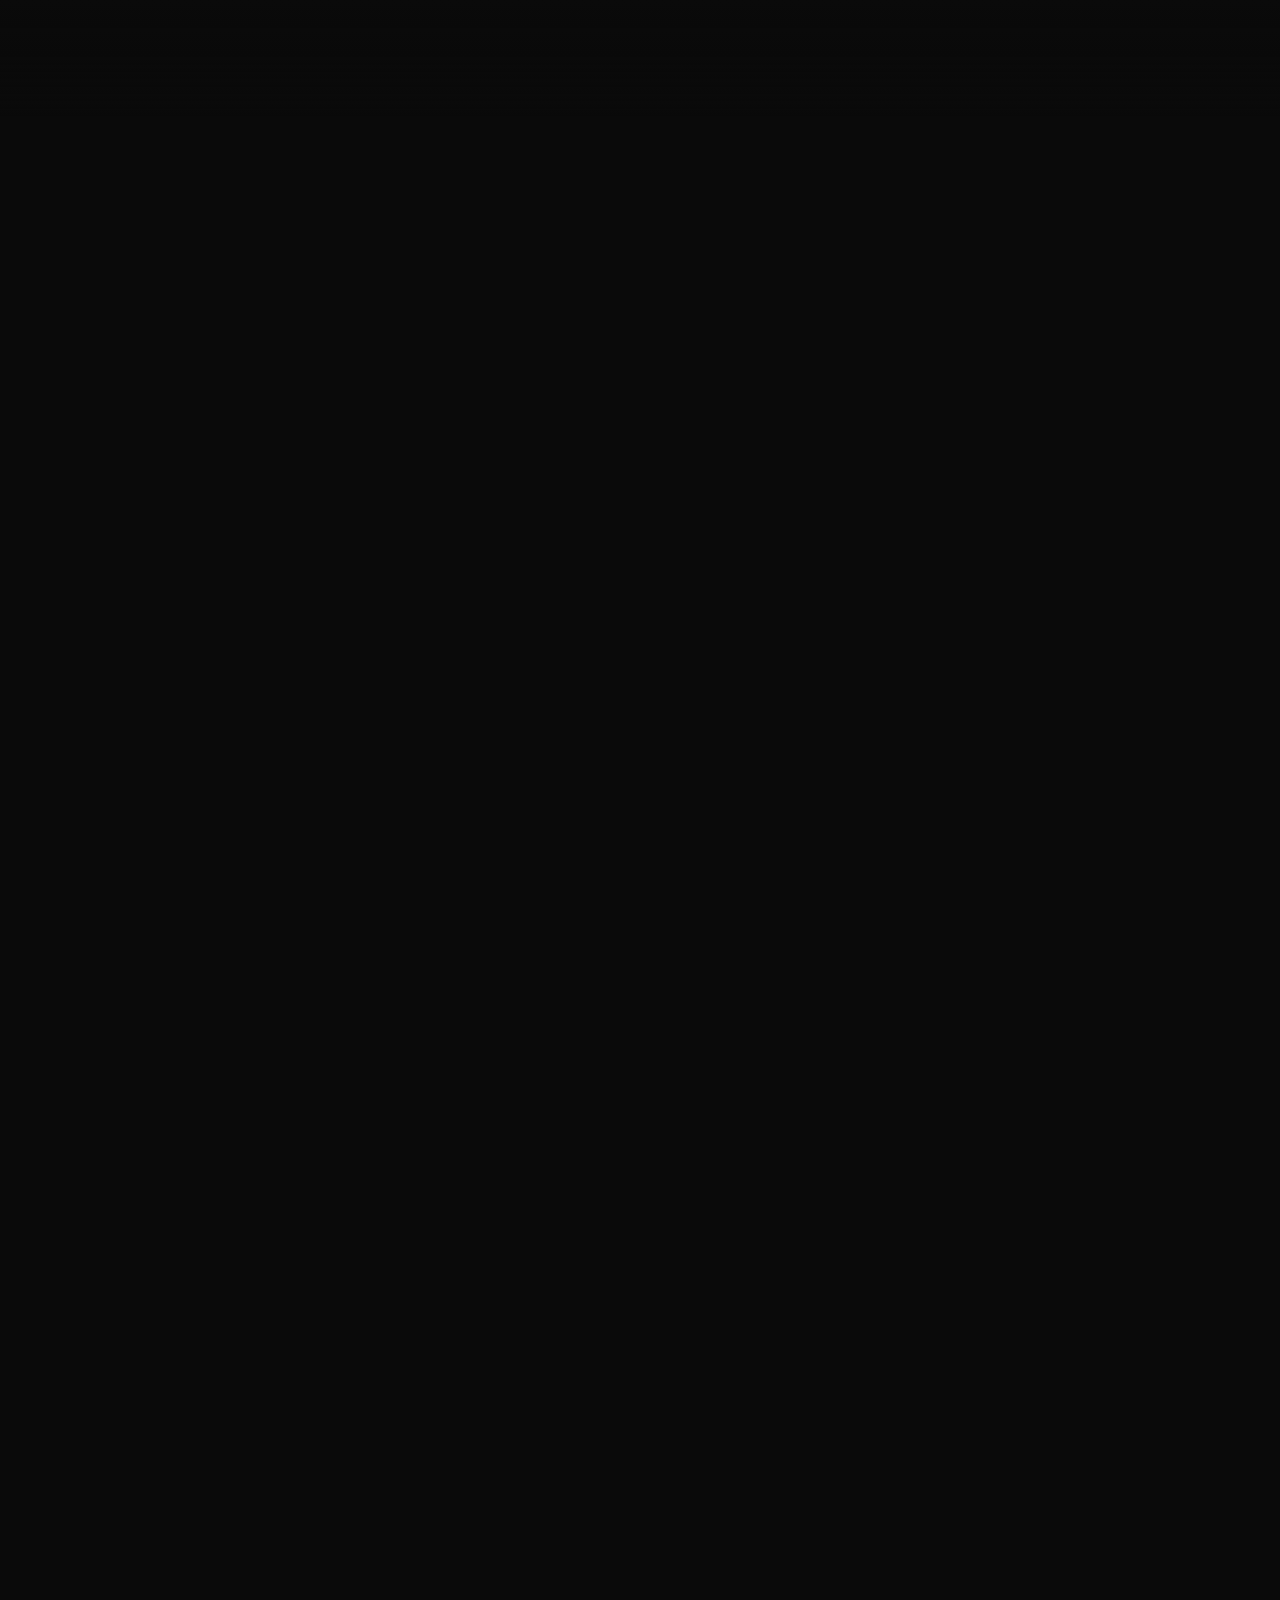
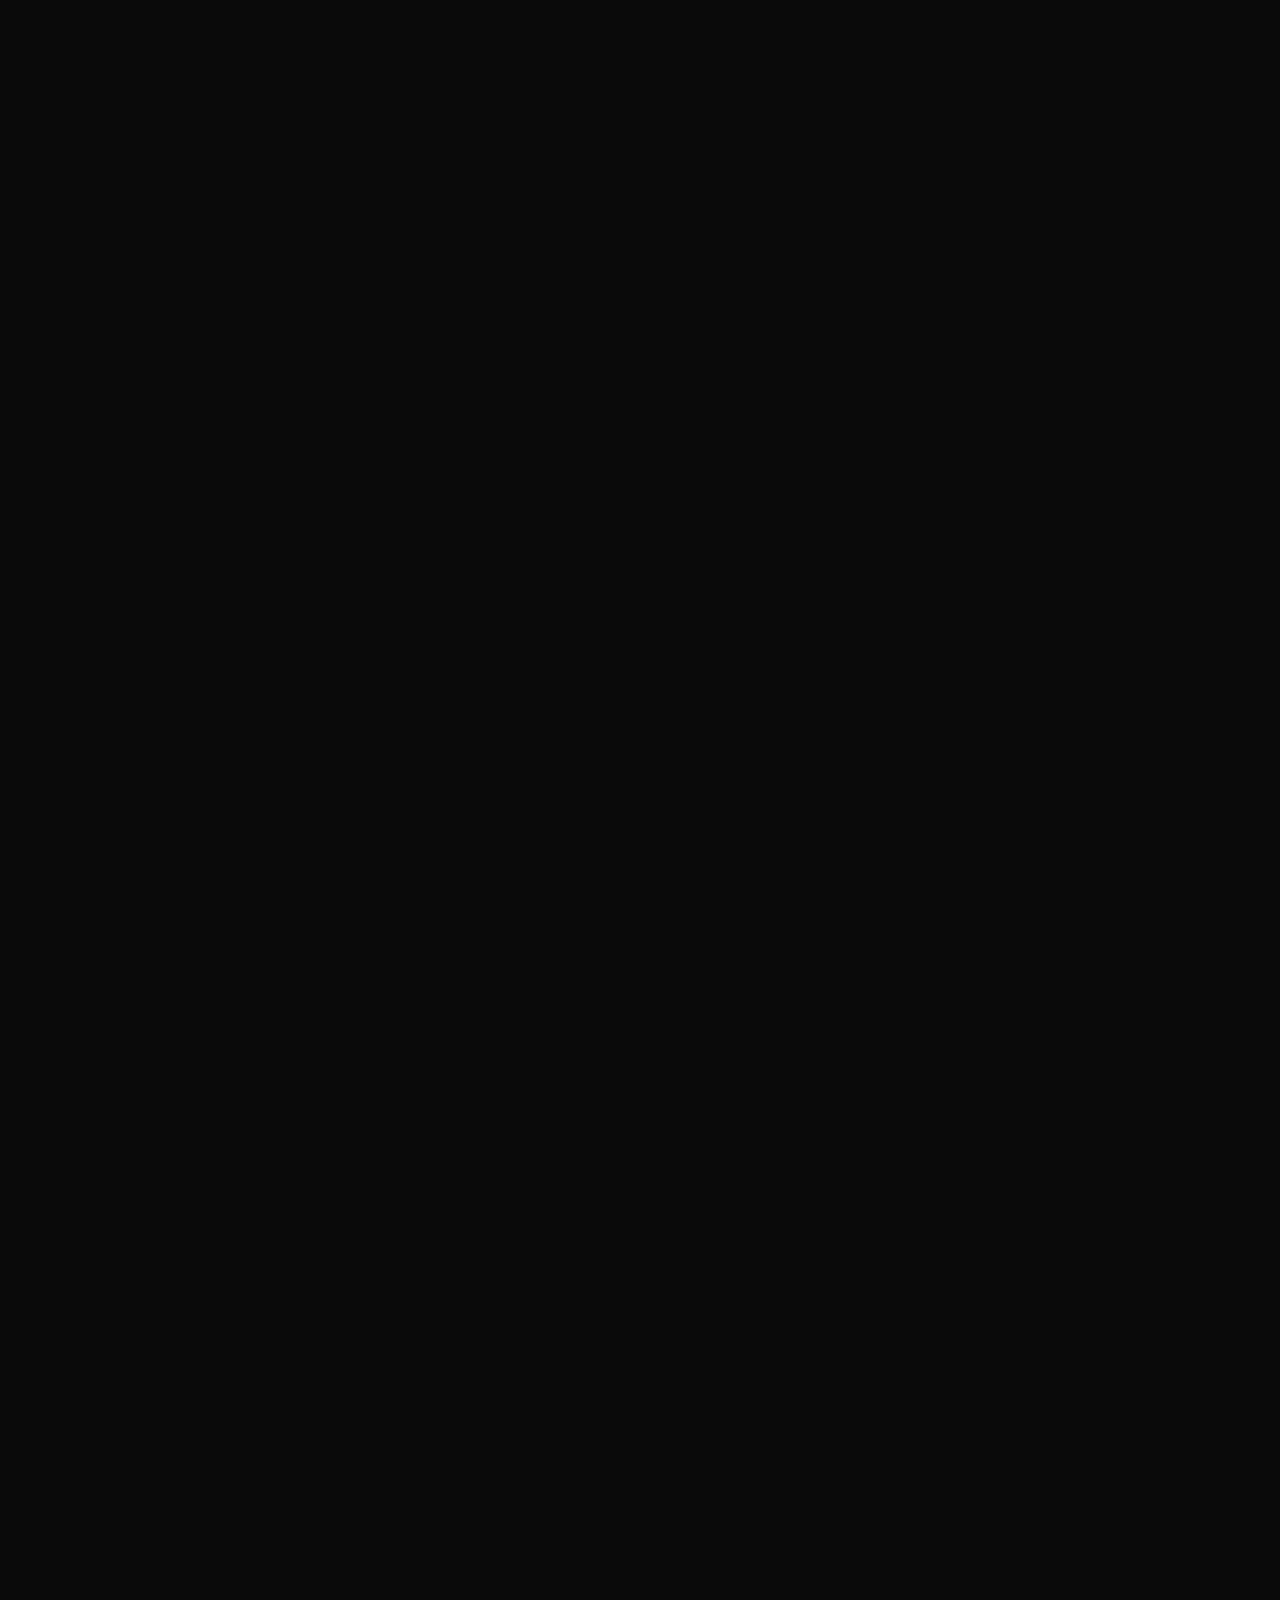
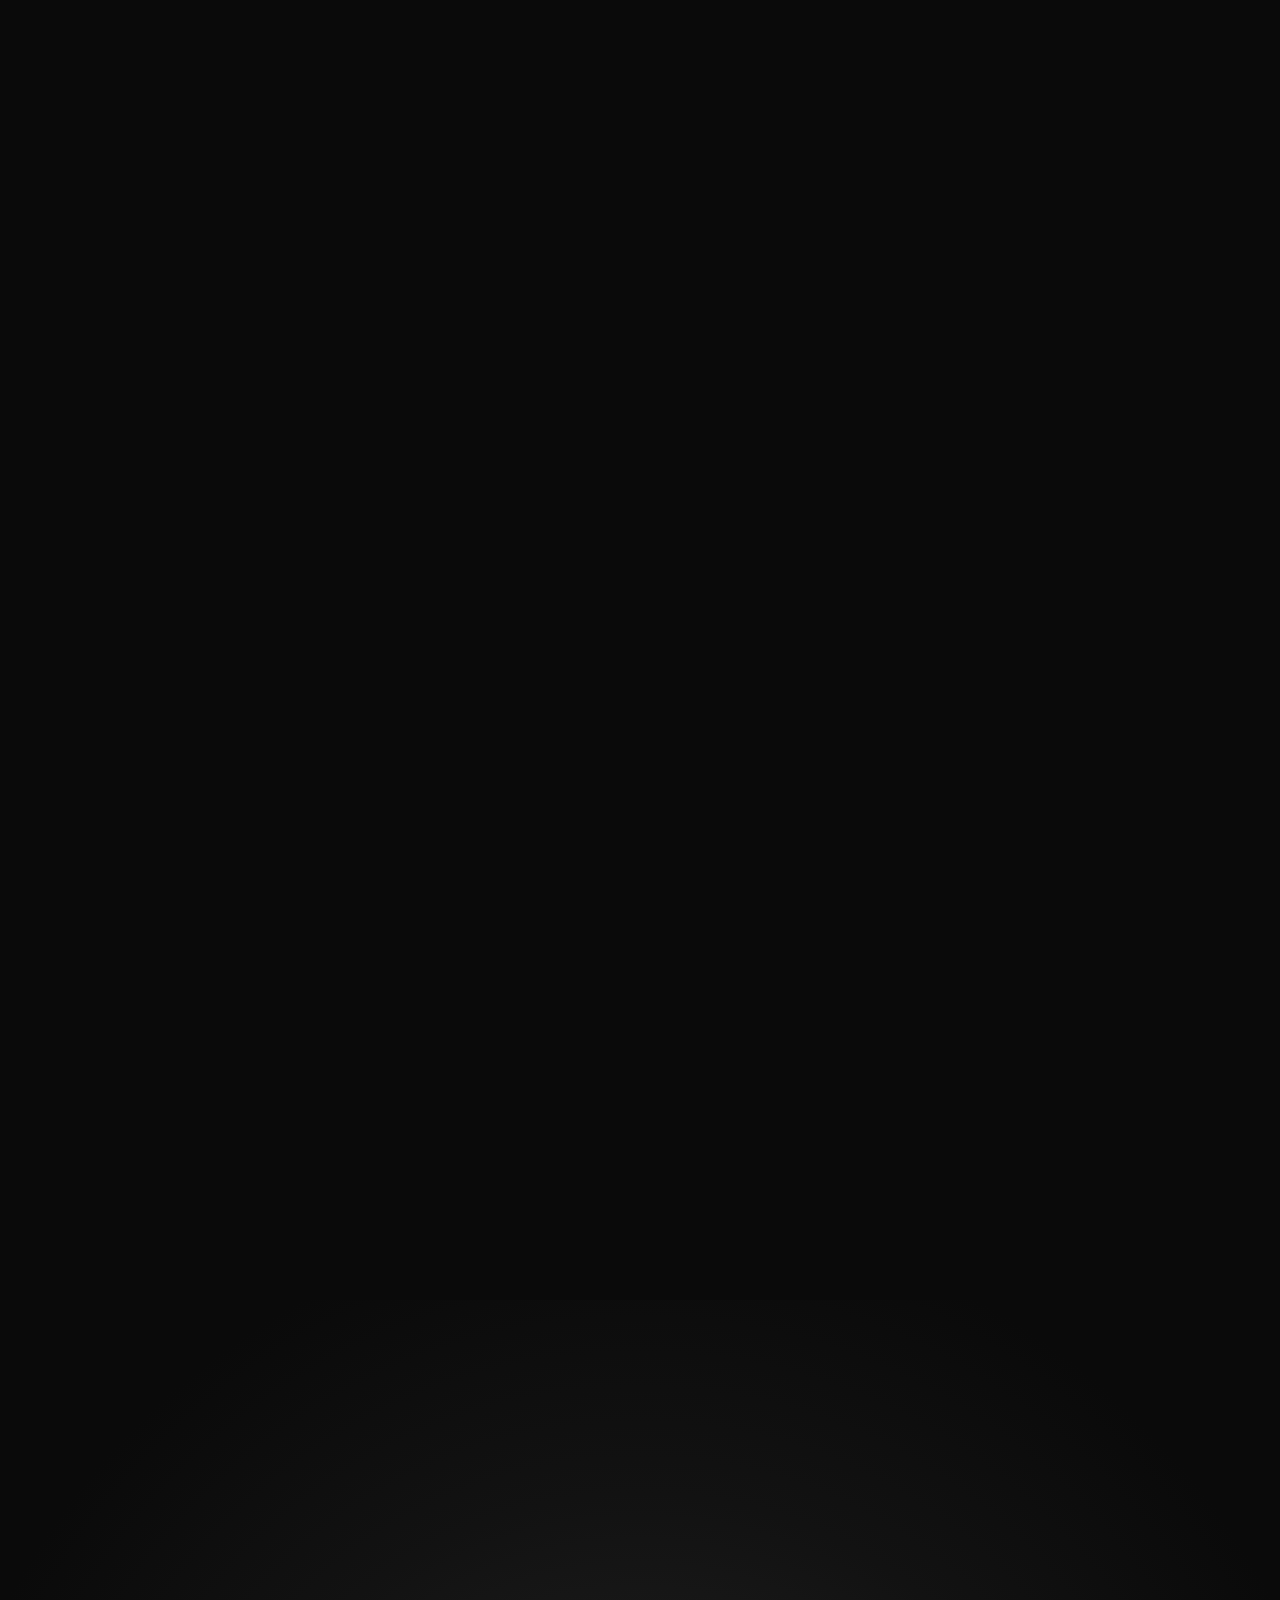
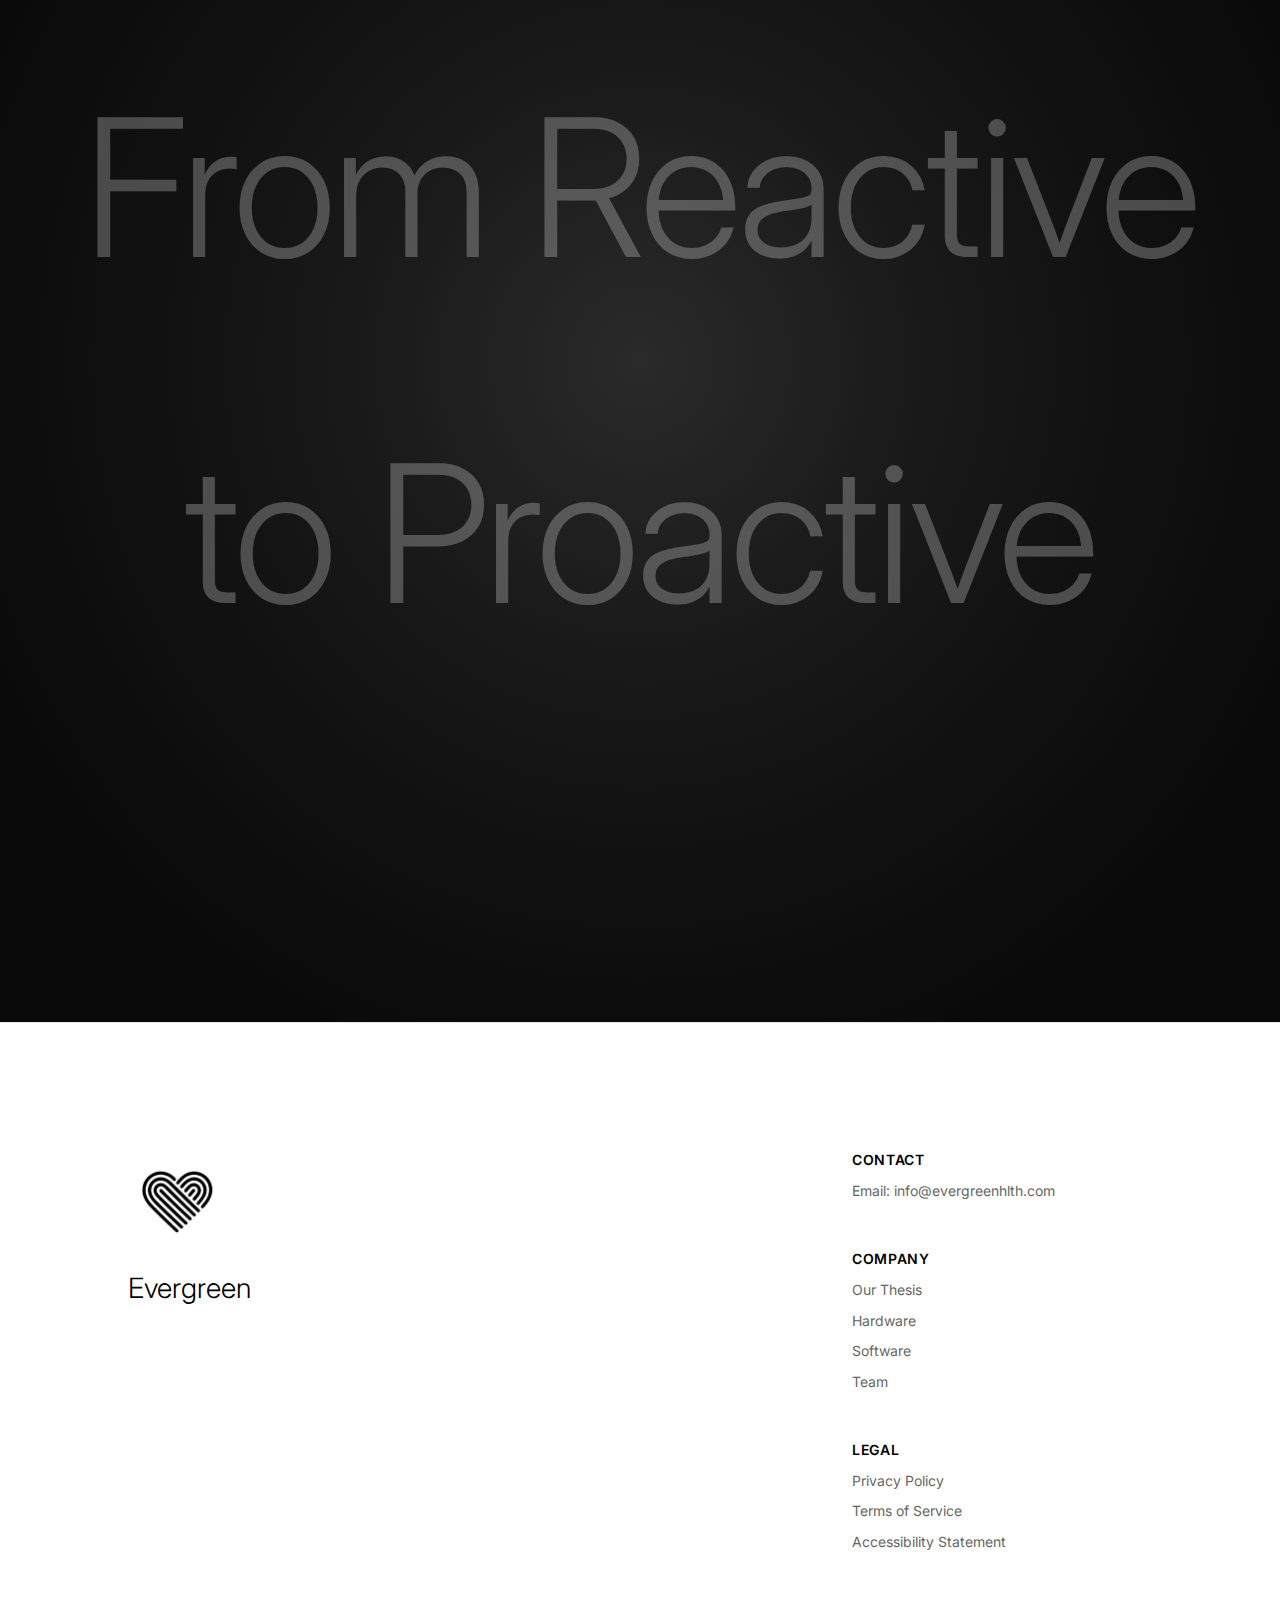
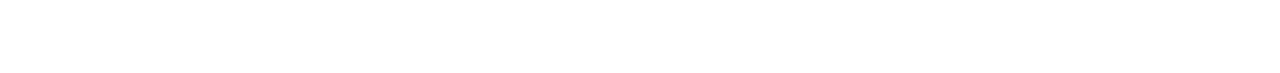
<file: index.html>
<!DOCTYPE html>
<html lang="en">
<head>
    <meta charset="UTF-8">
    <meta name="viewport" content="width=device-width, initial-scale=1.0">
    <meta name="description" content="Evergreen Health - Beyond Healthcare">
    <title>Evergreen Health - Beyond Healthcare</title>
    <link rel="preconnect" href="https://fonts.googleapis.com">
    <link rel="preconnect" href="https://fonts.gstatic.com" crossorigin>
    <link href="https://fonts.googleapis.com/css2?family=Inter:wght@300;400;500;600;700&display=swap" rel="stylesheet">
    <link rel="stylesheet" href="style.css">
    
    <!-- Favicons -->
    <link rel="icon" type="image/x-icon" href="favicon.ico">
    <link rel="icon" type="image/png" sizes="32x32" href="favicon-32x32.png">
    <link rel="icon" type="image/png" sizes="16x16" href="favicon-16x16.png">
    <link rel="apple-touch-icon" href="logo_mark_black.png">
</head>
<body>
    <header>
        <a href="#hero" class="logo-link">
            <img src="logo_mark_black.png" alt="Evergreen Health" class="logo">
        </a>
        <nav class="main-nav">
            <a href="#thesis" class="nav-link">Thesis</a>
            <a href="#hardware" class="nav-link">Hardware</a>
            <a href="#software" class="nav-link">Software</a>
            <a href="#team" class="nav-link">Team</a>
        </nav>
        <div class="header-right">
            <div class="contact"><a href="mailto:info@evergreenhlth.com">info@evergreenhlth.com</a></div>
            <button id="themeToggle" class="theme-toggle" aria-label="Toggle theme">
                <svg class="sun-icon" width="20" height="20" viewBox="0 0 24 24" fill="none" stroke="currentColor" stroke-width="2">
                    <circle cx="12" cy="12" r="5"/>
                    <line x1="12" y1="1" x2="12" y2="3"/>
                    <line x1="12" y1="21" x2="12" y2="23"/>
                    <line x1="4.22" y1="4.22" x2="5.64" y2="5.64"/>
                    <line x1="18.36" y1="18.36" x2="19.78" y2="19.78"/>
                    <line x1="1" y1="12" x2="3" y2="12"/>
                    <line x1="21" y1="12" x2="23" y2="12"/>
                    <line x1="4.22" y1="19.78" x2="5.64" y2="18.36"/>
                    <line x1="18.36" y1="5.64" x2="19.78" y2="4.22"/>
                </svg>
                <svg class="moon-icon" width="20" height="20" viewBox="0 0 24 24" fill="none" stroke="currentColor" stroke-width="2">
                    <path d="M21 12.79A9 9 0 1 1 11.21 3 7 7 0 0 0 21 12.79z"/>
                </svg>
            </button>
        </div>
    </header>

    <!-- Side Navigation Dots -->
    <nav class="side-nav" id="sideNav">
        <a href="#thesis" class="side-nav-dot" data-section="thesis" aria-label="Go to Thesis">
            <span class="dot"></span>
            <span class="label">Thesis</span>
        </a>
        <a href="#hardware" class="side-nav-dot" data-section="hardware" aria-label="Go to Hardware">
            <span class="dot"></span>
            <span class="label">Hardware</span>
        </a>
        <a href="#software" class="side-nav-dot" data-section="software" aria-label="Go to Software">
            <span class="dot"></span>
            <span class="label">Software</span>
        </a>
        <a href="#team" class="side-nav-dot" data-section="team" aria-label="Go to Team">
            <span class="dot"></span>
            <span class="label">Team</span>
        </a>
    </nav>

    <!-- Hero Section -->
    <main class="main-container snap-section" id="hero">
        <div class="arm-container">
            <div class="arm-wrapper">
                <img src="website_hand.png" alt="Pointing hand" class="arm-image">
            </div>
        </div>
        <div class="mist-overlay"></div>
        <div class="left-content scroll-text">
            <div class="label-text">Evergreen Health</div>
            <div class="main-text">Beyond Healthcare</div>
            <div class="label-text">Live 100 healthy years</div>
        </div>
        <div class="right-content scroll-text">
            <div class="mission-label">Our Mission Is To:</div>
            <div class="mission-rotator" id="missionRotator">
                <div class="mission-item active">Save 30M lives each year</div>
            </div>
        </div>
    </main>

    <!-- Thesis Section -->
    <section id="thesis" class="content-section snap-section">
        <div class="section-container">
            <div class="section-header">
                <span class="section-prefix">OUR</span>
                <h2 class="section-title">Thesis</h2>
            </div>
            <div class="section-content">
                <p><strong>Everyone can live 100 healthy, happy years...</strong></p>
                
                <p>Not through better pills or smarter surgeries, but by fundamentally rethinking how and when disease is detected.</p>
                
                <p><strong>The root cause of most disease is chronic inflammation.</strong> Chronic Inflammation is a vicious cycle that begins as a symptom, then turns into the primary driver of more than 200 diseases. It causes more than 30 million deaths globally each year and affects 2-3 billion people worldwide. It's the common thread connecting autoimmune disease, heart attacks, Alzheimer's, depression, diabetes, and cancer.</p>
                
                <p><strong>By monitoring inflammation, we offer true preventative healthcare.</strong> Our platform delivers lab-grade results from a small blood sample (10μL) in under 10 minutes, for under $10. It requires a simple fingerstick, with no prep or training needed so that anyone can do it. When blood testing is this fast and affordable it changes everything; you can do it weekly or daily, from your home, instead of once a year.</p>
                
                <p><strong>Frequent testing unlocks the true potential of AI in healthcare.</strong> You can't train predictive models or establish personal baselines with one or two tests per year; you need weekly or daily data. As we collect thousands of data points across millions of users, our AI learns to predict flares, optimize interventions, and spot patterns invisible to human clinicians. Every test makes the platform smarter. Every user generates insights that benefit the product and other users.</p>
                
                <p>We're not just making testing faster and cheaper: we're creating the data infrastructure that shifts healthcare from reactive legacy systems to proactive and personalized care.</p>
                
                <p><strong>This is the moment when proactive healthcare replaces legacy systems.</strong></p>
            </div>
        </div>
    </section>

    <!-- Hardware Section -->
    <section id="hardware" class="content-section snap-section">
        <div class="section-container">
            <div class="section-header">
                <span class="section-prefix">TECHNOLOGY</span>
                <h2 class="section-title">Hardware</h2>
            </div>
            <div class="section-content">
                <p>We miniaturized a laboratory grade immunoassay onto a silicon photonic chip roughly the size of a fingernail. By collapsing the optics, fluidics, and detection into a solid-state format, we've achieved sensitivity that previously required expensive lab equipment, but without the bulky lasers, mechanical parts, or complex calibration. The platform works with microliter-scale samples, needs no specialized handling, and can test virtually any biomarker using standard immunoassay chemistry. It's essentially ELISA on a chip, manufactured at semiconductor scale with consumer-level economics.</p>
                
                <p><strong>This results in:</strong></p>
                <ul>
                    <li>10-40x cost reduction</li>
                    <li>Results in under 10 minutes</li>
                    <li>Useable at-home & point of care</li>
                    <li>Lab-grade accuracy</li>
                    <li>Biomarker agnostic; can test virtually any protein, hormone, or immune marker</li>
                    <li>Up to 32 biomarkers per test</li>
                </ul>
            </div>
        </div>
    </section>

    <!-- Software Section -->
    <section id="software" class="content-section snap-section">
        <div class="section-container">
            <div class="section-header">
                <span class="section-prefix">TECHNOLOGY</span>
                <h2 class="section-title">Software</h2>
            </div>
            <div class="section-content">
                <p><strong>The Software: AI that Gets Smarter with Every Test</strong></p>
                
                <p>A single cytokine value is meaningless. Is IL-6 at 15 pg/mL good or bad? It depends on your baseline, age, stress, time of day, and dozens of other factors. Traditional labs give you one number with a population-wide "normal range" that can't predict your future. We're building personalized immune intelligence from high-frequency longitudinal data.</p>
                
                <p><strong>Our AI enables:</strong></p>
                <ul>
                    <li><strong>Personalized Baselines:</strong> Your first tests begin to establish your normal, not the average person's. We learn your patterns: circadian rhythms, stress response, exercise recovery. Every test after is measured against your unique baseline, detecting shifts days or weeks before symptoms.</li>
                    <li><strong>Cytokine Signatures:</strong> Diseases create multi-dimensional patterns across biomarkers. Viral infections look different from autoimmune flares, which look different from cardiovascular inflammation. Machine learning models build longitudinal signatures from 5 cytokines simultaneously.</li>
                    <li><strong>Personalized Predictions:</strong> With enough data, we predict instead of just measure. When will your next flare happen? Is this fatigue overtraining or early infection? Should you adjust medication this week? Models trained on millions of measurements make insightful predictions personalized to you.</li>
                    <li><strong>Population-Level Insights:</strong> Weekly biomarker data across tens of thousands of people has never existed. What immune patterns precede Alzheimer's by years? Can we predict treatment response before patients start medication? What interventions reduce biological age? <em>Access to this data will catalyze the largest advancements to healthcare since antibiotics.</em></li>
                    <li><strong>Personalized Lifestyle and Nutrition Guidance:</strong> AI interprets ongoing biomarker trends to recommend data-driven adjustments in diet, activity, sleep, and supplements, helping individuals move beyond guesswork and over-supplementation by objectively measuring which interventions are beneficial, neutral, or unnecessary.</li>
                </ul>
            </div>
        </div>
    </section>

    <!-- Team Section -->
    <section id="team" class="content-section snap-section">
        <div class="section-container">
            <div class="section-header">
                <span class="section-prefix">OUR</span>
                <h2 class="section-title">Team</h2>
            </div>
            <div class="section-content">
                <div class="team-grid">
                    <!-- Dylan Brownstein -->
                    <div class="team-member">
                        <div class="team-photo">
                            <img src="Dylan_Picture.jpg" alt="Dylan Brownstein">
                        </div>
                        <div class="team-info">
                            <div class="name">Dylan Brownstein</div>
                            <div class="title">CEO</div>
                            <p class="bio">Serial entrepreneur. Previously founded VC backed, AI-driven SaaS company and media company. Former investor at Karcher Ventures. Consulted for Google, Reddit, YMCA. Strengths in AI product development and go-to-market.</p>
                            <a href="https://www.linkedin.com/in/dylan-brownstein/" target="_blank" rel="noopener noreferrer" class="linkedin-link" aria-label="Dylan Brownstein's LinkedIn">
                                <svg width="20" height="20" viewBox="0 0 24 24" fill="currentColor">
                                    <path d="M20.447 20.452h-3.554v-5.569c0-1.328-.027-3.037-1.852-3.037-1.853 0-2.136 1.445-2.136 2.939v5.667H9.351V9h3.414v1.561h.046c.477-.9 1.637-1.85 3.37-1.85 3.601 0 4.267 2.37 4.267 5.455v6.286zM5.337 7.433c-1.144 0-2.063-.926-2.063-2.065 0-1.138.92-2.063 2.063-2.063 1.14 0 2.064.925 2.064 2.063 0 1.139-.925 2.065-2.064 2.065zm1.782 13.019H3.555V9h3.564v11.452zM22.225 0H1.771C.792 0 0 .774 0 1.729v20.542C0 23.227.792 24 1.771 24h20.451C23.2 24 24 23.227 24 22.271V1.729C24 .774 23.2 0 22.222 0h.003z"/>
                                </svg>
                            </a>
                        </div>
                    </div>

                    <!-- Dr. Reuven Duer -->
                    <div class="team-member">
                        <div class="team-photo">
                            <img src="Reuven_Picture.jpg" alt="Dr. Reuven Duer">
                        </div>
                        <div class="team-info">
                            <div class="name">Dr. Reuven Duer, PhD</div>
                            <div class="title">Chief Science Officer</div>
                            <p class="bio">Inventor of the Q-SENS platform. PhD in Physics from Technion. 15+ years leading medical device engineering teams. 22 patents. Led BARDA-funded prototype development.</p>
                            <a href="https://www.linkedin.com/in/reuvenduer/" target="_blank" rel="noopener noreferrer" class="linkedin-link" aria-label="Dr. Reuven Duer's LinkedIn">
                                <svg width="20" height="20" viewBox="0 0 24 24" fill="currentColor">
                                    <path d="M20.447 20.452h-3.554v-5.569c0-1.328-.027-3.037-1.852-3.037-1.853 0-2.136 1.445-2.136 2.939v5.667H9.351V9h3.414v1.561h.046c.477-.9 1.637-1.85 3.37-1.85 3.601 0 4.267 2.37 4.267 5.455v6.286zM5.337 7.433c-1.144 0-2.063-.926-2.063-2.065 0-1.138.92-2.063 2.063-2.063 1.14 0 2.064.925 2.064 2.063 0 1.139-.925 2.065-2.064 2.065zm1.782 13.019H3.555V9h3.564v11.452zM22.225 0H1.771C.792 0 0 .774 0 1.729v20.542C0 23.227.792 24 1.771 24h20.451C23.2 24 24 23.227 24 22.271V1.729C24 .774 23.2 0 22.222 0h.003z"/>
                                </svg>
                            </a>
                        </div>
                    </div>

                    <!-- Dr. Aren Giske -->
                    <div class="team-member">
                        <div class="team-photo">
                            <img src="Aren_Picture.jpg" alt="Dr. Aren Giske">
                        </div>
                        <div class="team-info">
                            <div class="name">Dr. Aren Giske, MD</div>
                            <div class="title">Chief Operations Officer</div>
                            <p class="bio">Twice-appointed medical director. Board Member at Kadlec Medical Center. Occupational and Environmental Medicine specialist. Deep expertise in clinical implementation and population health.</p>
                            <a href="https://www.linkedin.com/in/arengiske/" target="_blank" rel="noopener noreferrer" class="linkedin-link" aria-label="Dr. Aren Giske's LinkedIn">
                                <svg width="20" height="20" viewBox="0 0 24 24" fill="currentColor">
                                    <path d="M20.447 20.452h-3.554v-5.569c0-1.328-.027-3.037-1.852-3.037-1.853 0-2.136 1.445-2.136 2.939v5.667H9.351V9h3.414v1.561h.046c.477-.9 1.637-1.85 3.37-1.85 3.601 0 4.267 2.37 4.267 5.455v6.286zM5.337 7.433c-1.144 0-2.063-.926-2.063-2.065 0-1.138.92-2.063 2.063-2.063 1.14 0 2.064.925 2.064 2.063 0 1.139-.925 2.065-2.064 2.065zm1.782 13.019H3.555V9h3.564v11.452zM22.225 0H1.771C.792 0 0 .774 0 1.729v20.542C0 23.227.792 24 1.771 24h20.451C23.2 24 24 23.227 24 22.271V1.729C24 .774 23.2 0 22.222 0h.003z"/>
                                </svg>
                            </a>
                        </div>
                    </div>

                    <!-- Michael Bumann -->
                    <div class="team-member">
                        <div class="team-photo">
                            <img src="Michael_Picture.jpg" alt="Michael Bumann">
                        </div>
                        <div class="team-info">
                            <div class="name">Michael Bumann</div>
                            <div class="title">Chief Strategy Officer</div>
                            <p class="bio">Category-creating innovator and seasoned entrepreneur with a focus on helping hospitals and specialty medical providers convert aged and future motor vehicle accident (MVA) accounts into reliable, scalable revenue. Founder/CEO of Red Dot Management.</p>
                            <a href="https://www.linkedin.com/in/michael-bumann/" target="_blank" rel="noopener noreferrer" class="linkedin-link" aria-label="Michael Bumann's LinkedIn">
                                <svg width="20" height="20" viewBox="0 0 24 24" fill="currentColor">
                                    <path d="M20.447 20.452h-3.554v-5.569c0-1.328-.027-3.037-1.852-3.037-1.853 0-2.136 1.445-2.136 2.939v5.667H9.351V9h3.414v1.561h.046c.477-.9 1.637-1.85 3.37-1.85 3.601 0 4.267 2.37 4.267 5.455v6.286zM5.337 7.433c-1.144 0-2.063-.926-2.063-2.065 0-1.138.92-2.063 2.063-2.063 1.14 0 2.064.925 2.064 2.063 0 1.139-.925 2.065-2.064 2.065zm1.782 13.019H3.555V9h3.564v11.452zM22.225 0H1.771C.792 0 0 .774 0 1.729v20.542C0 23.227.792 24 1.771 24h20.451C23.2 24 24 23.227 24 22.271V1.729C24 .774 23.2 0 22.222 0h.003z"/>
                                </svg>
                            </a>
                        </div>
                    </div>
                </div>
            </div>
        </div>
    </section>

    <!-- Device Showcase Section -->
    <section class="device-showcase">
        <h2 class="showcase-background-text">From&nbsp;Reactive<br>to Proactive</h2>
        <div class="device-image-container">
            <img src="device_reader.png" alt="Q-SENS Device" class="device-image">
        </div>
    </section>

    <!-- Footer -->
    <footer class="site-footer">
        <div class="footer-container">
            <div class="footer-left">
                <div class="footer-logo">
                    <img src="logo_mark_black.png" alt="Evergreen Health">
                </div>
                <h3>Evergreen</h3>
            </div>
            
            <div class="footer-content">
                <div class="footer-section">
                    <h4>Contact</h4>
                    <p>Email: <a href="mailto:info@evergreenhlth.com">info@evergreenhlth.com</a></p>
                </div>
                
                <div class="footer-section">
                    <h4>Company</h4>
                    <p><a href="#thesis">Our Thesis</a></p>
                    <p><a href="#hardware">Hardware</a></p>
                    <p><a href="#software">Software</a></p>
                    <p><a href="#team">Team</a></p>
                </div>
                
                <div class="footer-section">
                <div class="footer-section">
                    <h4>Legal</h4>
                    <p><a href="privacy.html" target="_blank" rel="noopener noreferrer">Privacy Policy</a></p>
                    <p><a href="terms.html" target="_blank" rel="noopener noreferrer">Terms of Service</a></p>
                    <p><a href="accessibility.html" target="_blank" rel="noopener noreferrer">Accessibility Statement</a></p>
                </div>
            </div>
        </div>
    </footer>

    <script src="script.js"></script>
</body>
</html>
</file>
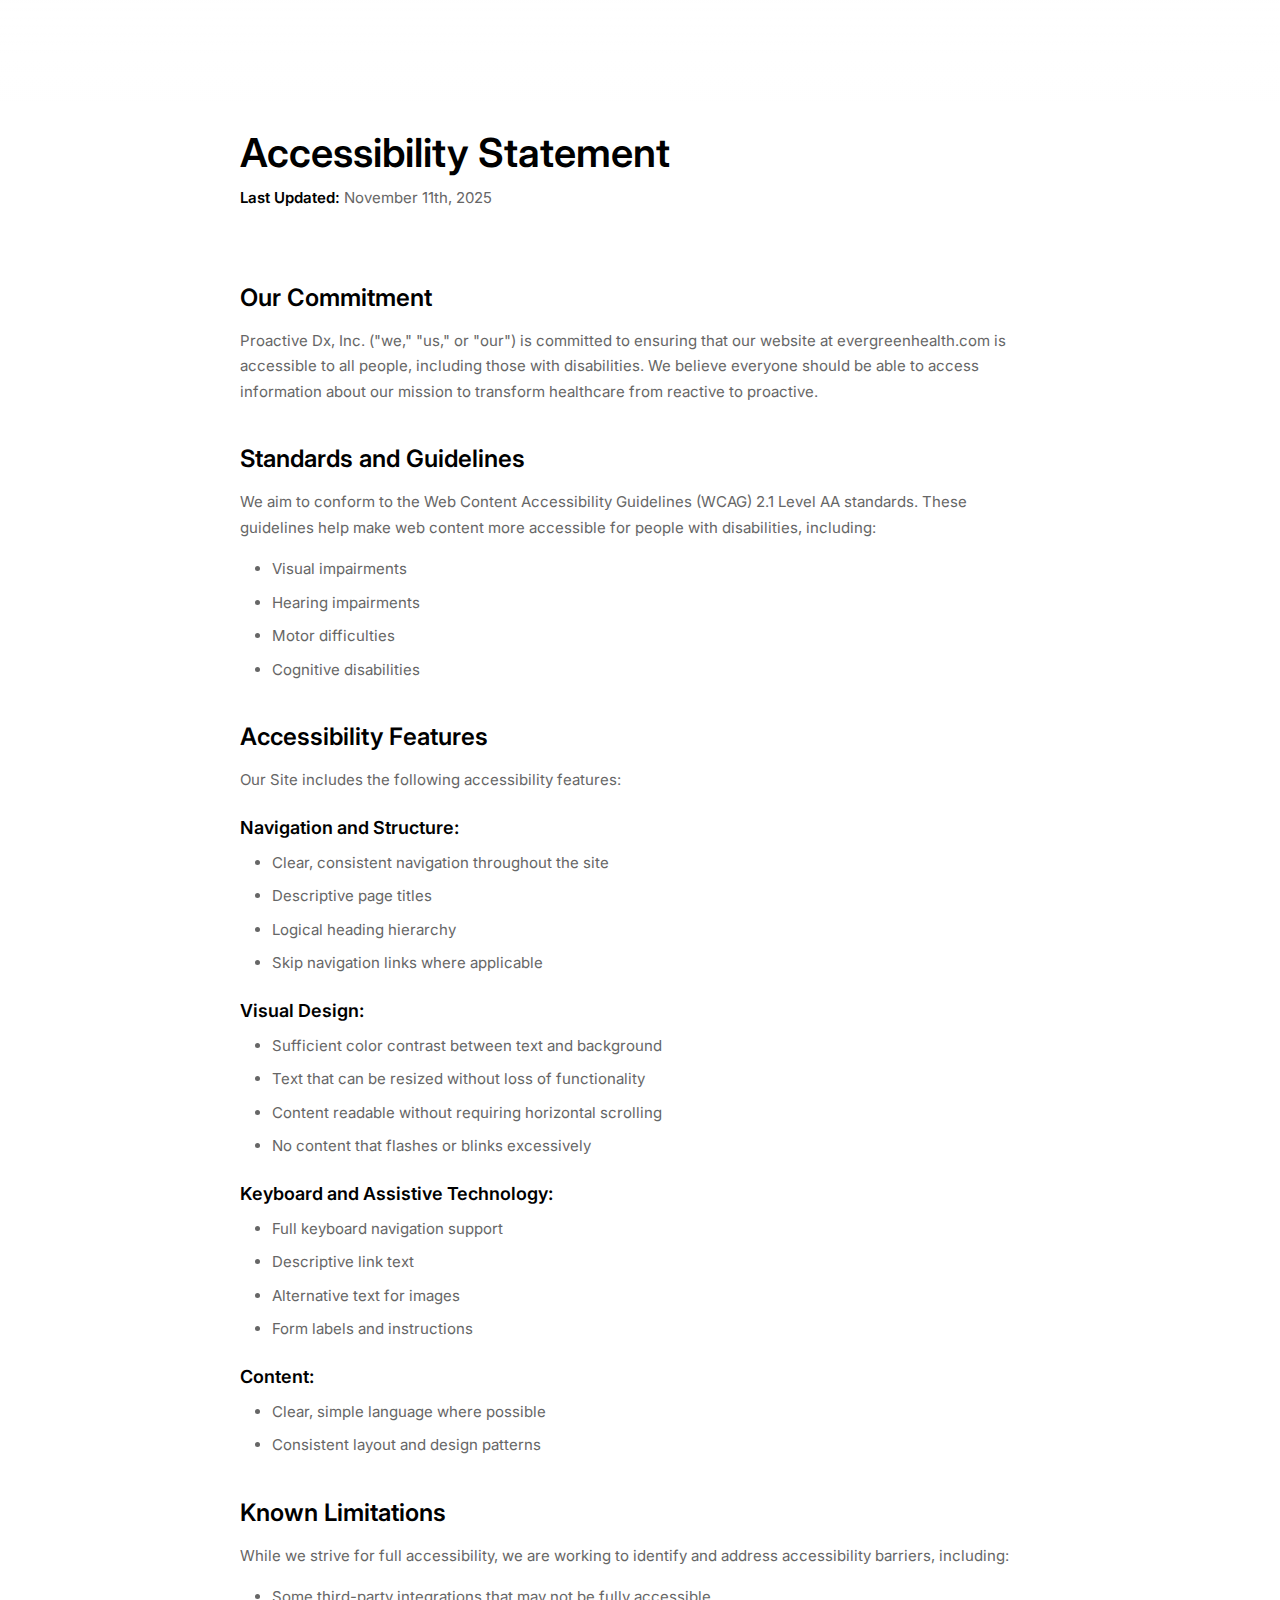
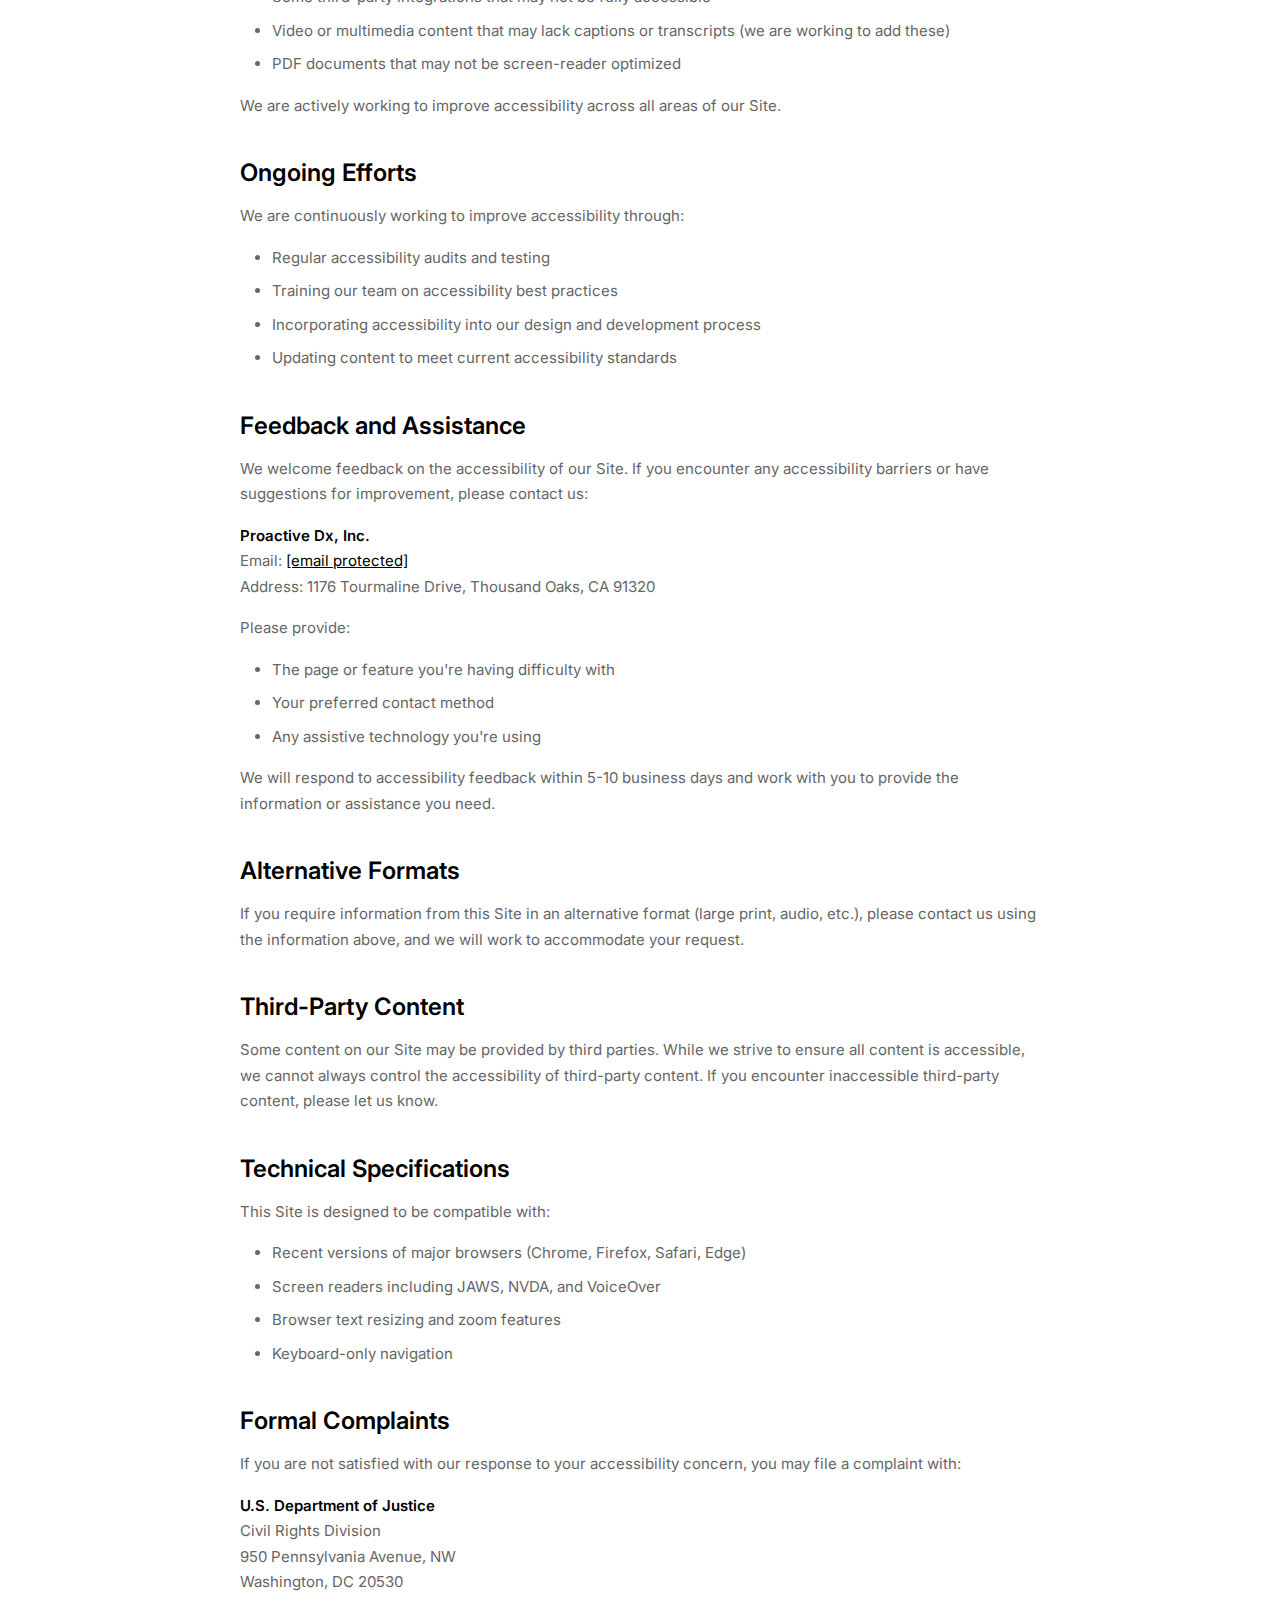
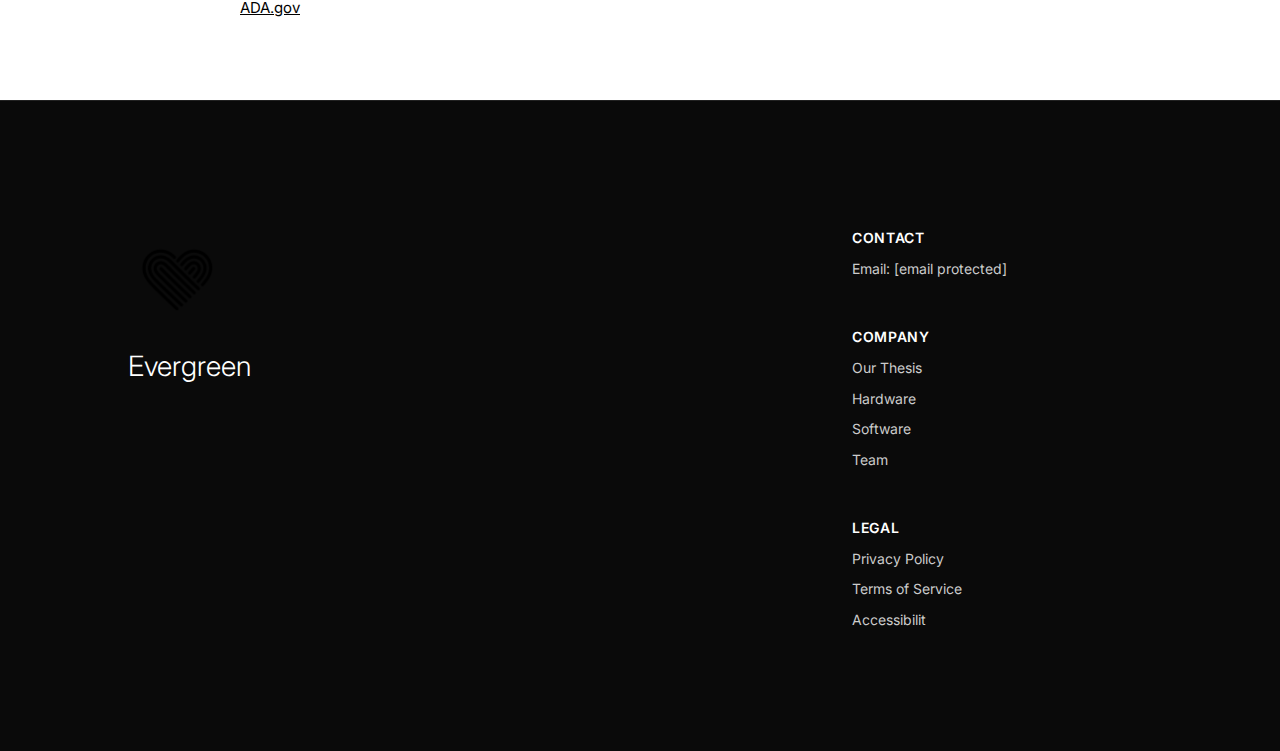
<file: accessibility.html>
<!DOCTYPE html>
<html lang="en">
<head>
    <meta charset="UTF-8">
    <meta name="viewport" content="width=device-width, initial-scale=1.0">
    <meta name="description" content="Evergreen Health Accessibility Statement">
    <title>Accessibility Statement - Evergreen Health</title>
    <link rel="preconnect" href="https://fonts.googleapis.com">
    <link rel="preconnect" href="https://fonts.gstatic.com" crossorigin>
    <link href="https://fonts.googleapis.com/css2?family=Inter:wght@300;400;500;600;700&display=swap" rel="stylesheet">
    <link rel="stylesheet" href="style.css">
    
    <!-- Favicons -->
    <link rel="icon" type="image/x-icon" href="favicon.ico">
    <link rel="icon" type="image/png" sizes="32x32" href="favicon-32x32.png">
    <link rel="icon" type="image/png" sizes="16x16" href="favicon-16x16.png">
    <link rel="apple-touch-icon" href="logo_mark_black.png">
</head>
<body>
    <header>
        <a href="index.html" class="logo-link">
            <img src="logo_mark_black.png" alt="Evergreen Health" class="logo">
        </a>
        <div class="header-right">
            <button id="themeToggle" class="theme-toggle" aria-label="Toggle theme">
                <svg class="sun-icon" width="20" height="20" viewBox="0 0 24 24" fill="none" stroke="currentColor" stroke-width="2">
                    <circle cx="12" cy="12" r="5"/>
                    <line x1="12" y1="1" x2="12" y2="3"/>
                    <line x1="12" y1="21" x2="12" y2="23"/>
                    <line x1="4.22" y1="4.22" x2="5.64" y2="5.64"/>
                    <line x1="18.36" y1="18.36" x2="19.78" y2="19.78"/>
                    <line x1="1" y1="12" x2="3" y2="12"/>
                    <line x1="21" y1="12" x2="23" y2="12"/>
                    <line x1="4.22" y1="19.78" x2="5.64" y2="18.36"/>
                    <line x1="18.36" y1="5.64" x2="19.78" y2="4.22"/>
                </svg>
                <svg class="moon-icon" width="20" height="20" viewBox="0 0 24 24" fill="none" stroke="currentColor" stroke-width="2">
                    <path d="M21 12.79A9 9 0 1 1 11.21 3 7 7 0 0 0 21 12.79z"/>
                </svg>
            </button>
        </div>
    </header>

    <main class="legal-page">
        <div class="legal-container">
            <h1>Accessibility Statement</h1>
            
            <p class="legal-date"><strong>Last Updated:</strong> November 11th, 2025</p>

            <h2>Our Commitment</h2>
            <p>Proactive Dx, Inc. ("we," "us," or "our") is committed to ensuring that our website at evergreenhealth.com is accessible to all people, including those with disabilities. We believe everyone should be able to access information about our mission to transform healthcare from reactive to proactive.</p>

            <h2>Standards and Guidelines</h2>
            <p>We aim to conform to the Web Content Accessibility Guidelines (WCAG) 2.1 Level AA standards. These guidelines help make web content more accessible for people with disabilities, including:</p>
            <ul>
                <li>Visual impairments</li>
                <li>Hearing impairments</li>
                <li>Motor difficulties</li>
                <li>Cognitive disabilities</li>
            </ul>

            <h2>Accessibility Features</h2>
            <p>Our Site includes the following accessibility features:</p>

            <h3>Navigation and Structure:</h3>
            <ul>
                <li>Clear, consistent navigation throughout the site</li>
                <li>Descriptive page titles</li>
                <li>Logical heading hierarchy</li>
                <li>Skip navigation links where applicable</li>
            </ul>

            <h3>Visual Design:</h3>
            <ul>
                <li>Sufficient color contrast between text and background</li>
                <li>Text that can be resized without loss of functionality</li>
                <li>Content readable without requiring horizontal scrolling</li>
                <li>No content that flashes or blinks excessively</li>
            </ul>

            <h3>Keyboard and Assistive Technology:</h3>
            <ul>
                <li>Full keyboard navigation support</li>
                <li>Descriptive link text</li>
                <li>Alternative text for images</li>
                <li>Form labels and instructions</li>
            </ul>

            <h3>Content:</h3>
            <ul>
                <li>Clear, simple language where possible</li>
                <li>Consistent layout and design patterns</li>
            </ul>

            <h2>Known Limitations</h2>
            <p>While we strive for full accessibility, we are working to identify and address accessibility barriers, including:</p>
            <ul>
                <li>Some third-party integrations that may not be fully accessible</li>
                <li>Video or multimedia content that may lack captions or transcripts (we are working to add these)</li>
                <li>PDF documents that may not be screen-reader optimized</li>
            </ul>
            <p>We are actively working to improve accessibility across all areas of our Site.</p>

            <h2>Ongoing Efforts</h2>
            <p>We are continuously working to improve accessibility through:</p>
            <ul>
                <li>Regular accessibility audits and testing</li>
                <li>Training our team on accessibility best practices</li>
                <li>Incorporating accessibility into our design and development process</li>
                <li>Updating content to meet current accessibility standards</li>
            </ul>

            <h2>Feedback and Assistance</h2>
            <p>We welcome feedback on the accessibility of our Site. If you encounter any accessibility barriers or have suggestions for improvement, please contact us:</p>
            <p>
                <strong>Proactive Dx, Inc.</strong><br>
                Email: <a href="/cdn-cgi/l/email-protection#c5acaba3aa85a0b3a0b7a2b7a0a0abadacb1adeba6aaa8"><span class="__cf_email__" data-cfemail="4c25222a230c293a293e2b3e29292224253824622f2321">[email&#160;protected]</span></a><br>
                Address: 1176 Tourmaline Drive, Thousand Oaks, CA 91320
            </p>
            <p>Please provide:</p>
            <ul>
                <li>The page or feature you're having difficulty with</li>
                <li>Your preferred contact method</li>
                <li>Any assistive technology you're using</li>
            </ul>
            <p>We will respond to accessibility feedback within 5-10 business days and work with you to provide the information or assistance you need.</p>

            <h2>Alternative Formats</h2>
            <p>If you require information from this Site in an alternative format (large print, audio, etc.), please contact us using the information above, and we will work to accommodate your request.</p>

            <h2>Third-Party Content</h2>
            <p>Some content on our Site may be provided by third parties. While we strive to ensure all content is accessible, we cannot always control the accessibility of third-party content. If you encounter inaccessible third-party content, please let us know.</p>

            <h2>Technical Specifications</h2>
            <p>This Site is designed to be compatible with:</p>
            <ul>
                <li>Recent versions of major browsers (Chrome, Firefox, Safari, Edge)</li>
                <li>Screen readers including JAWS, NVDA, and VoiceOver</li>
                <li>Browser text resizing and zoom features</li>
                <li>Keyboard-only navigation</li>
            </ul>

            <h2>Formal Complaints</h2>
            <p>If you are not satisfied with our response to your accessibility concern, you may file a complaint with:</p>
            <p>
                <strong>U.S. Department of Justice</strong><br>
                Civil Rights Division<br>
                950 Pennsylvania Avenue, NW<br>
                Washington, DC 20530<br>
                <a href="https://www.ada.gov" target="_blank" rel="noopener noreferrer">ADA.gov</a>
            </p>
        </div>
    </main>

    <footer class="site-footer">
        <div class="footer-container">
            <div class="footer-left">
                <div class="footer-logo">
                    <img src="logo_mark_black.png" alt="Evergreen Health">
                </div>
                <h3>Evergreen</h3>
            </div>
            
            <div class="footer-content">
                <div class="footer-section">
                    <h4>Contact</h4>
                    <p>Email: <a href="/cdn-cgi/l/email-protection#c9a0a7afa689acbfacbbaebbacaca7a1a0bda1e7aaa6a4"><span class="__cf_email__" data-cfemail="4e272028210e2b382b3c293c2b2b2026273a26602d2123">[email&#160;protected]</span></a></p>
                </div>
                
                <div class="footer-section">
                    <h4>Company</h4>
                    <p><a href="index.html#thesis">Our Thesis</a></p>
                    <p><a href="index.html#hardware">Hardware</a></p>
                    <p><a href="index.html#software">Software</a></p>
                    <p><a href="index.html#team">Team</a></p>
                </div>
               
                <div class="footer-section">
                    <h4>Legal</h4>
                    <p><a href="privacy.html">Privacy Policy</a></p>
                    <p><a href="terms.html">Terms of Service</a></p>
                    <p><a href="accessibility.html">Accessibilit
</file>
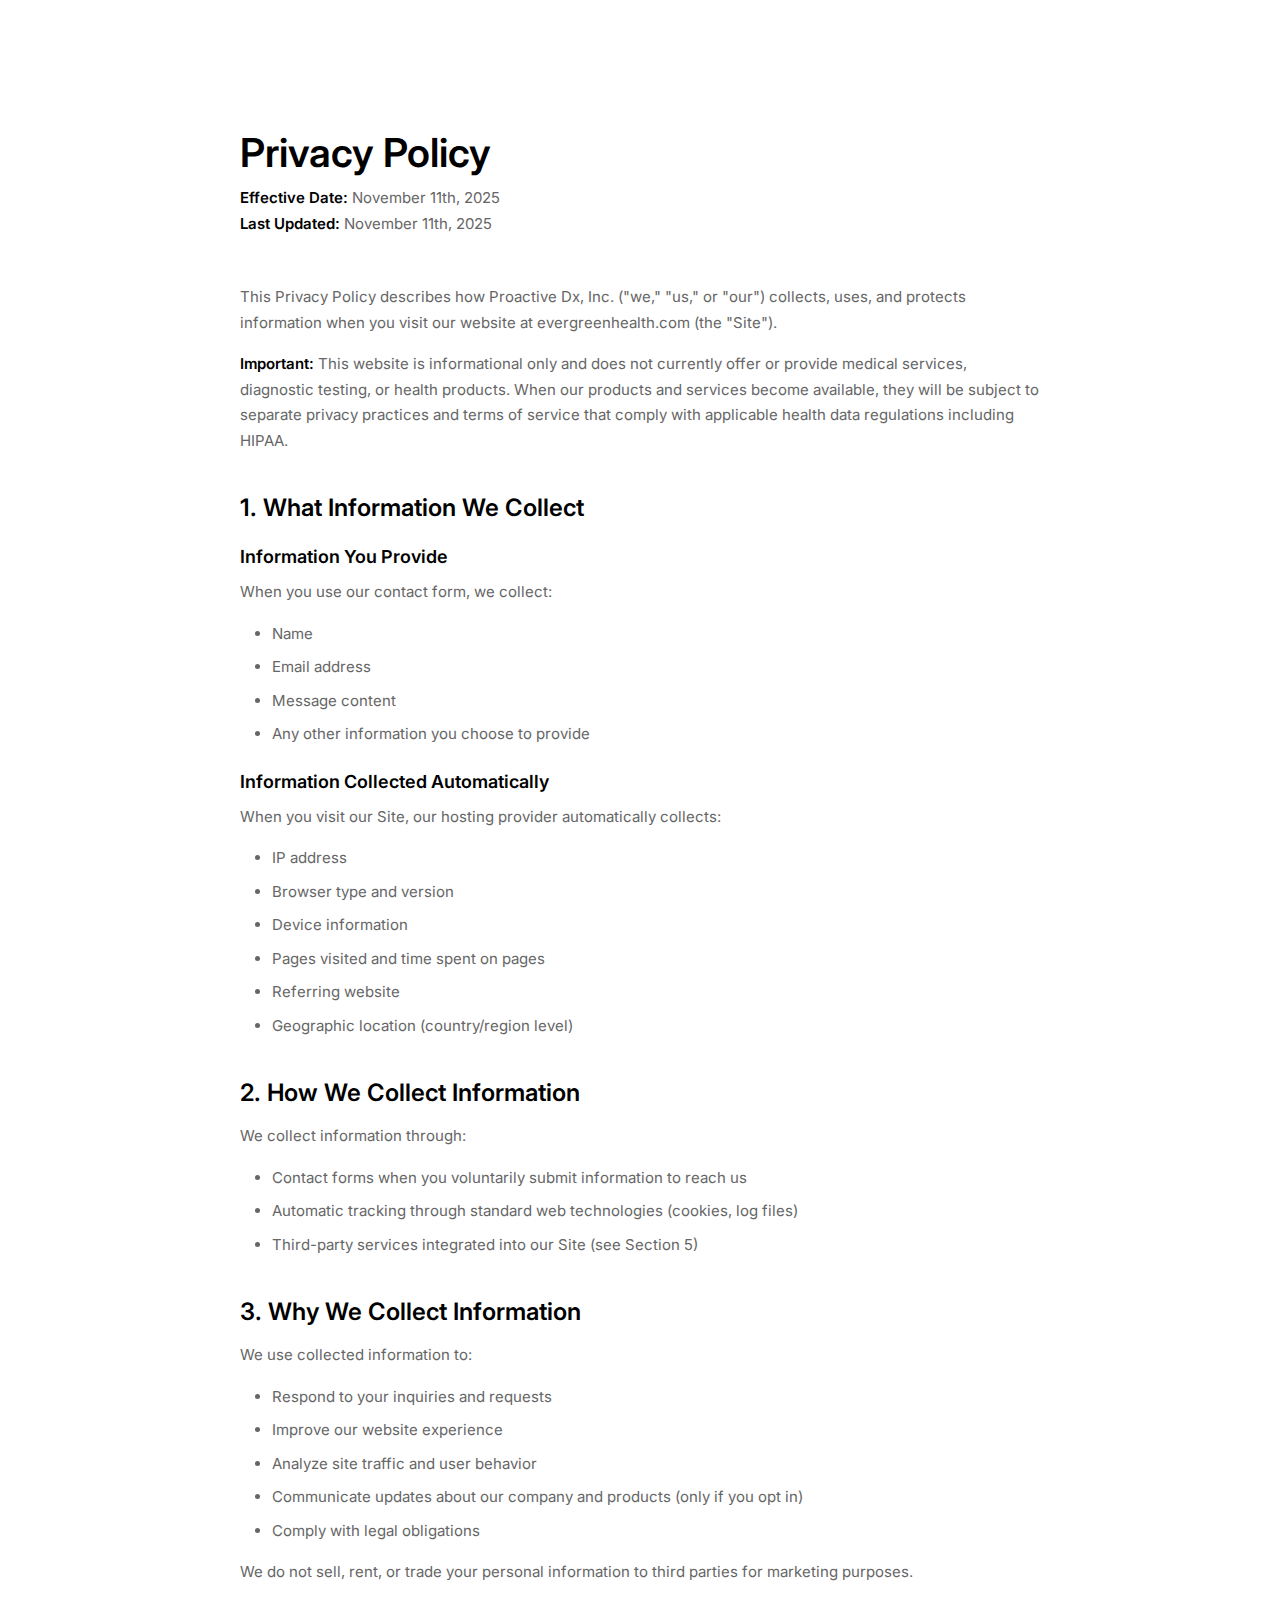
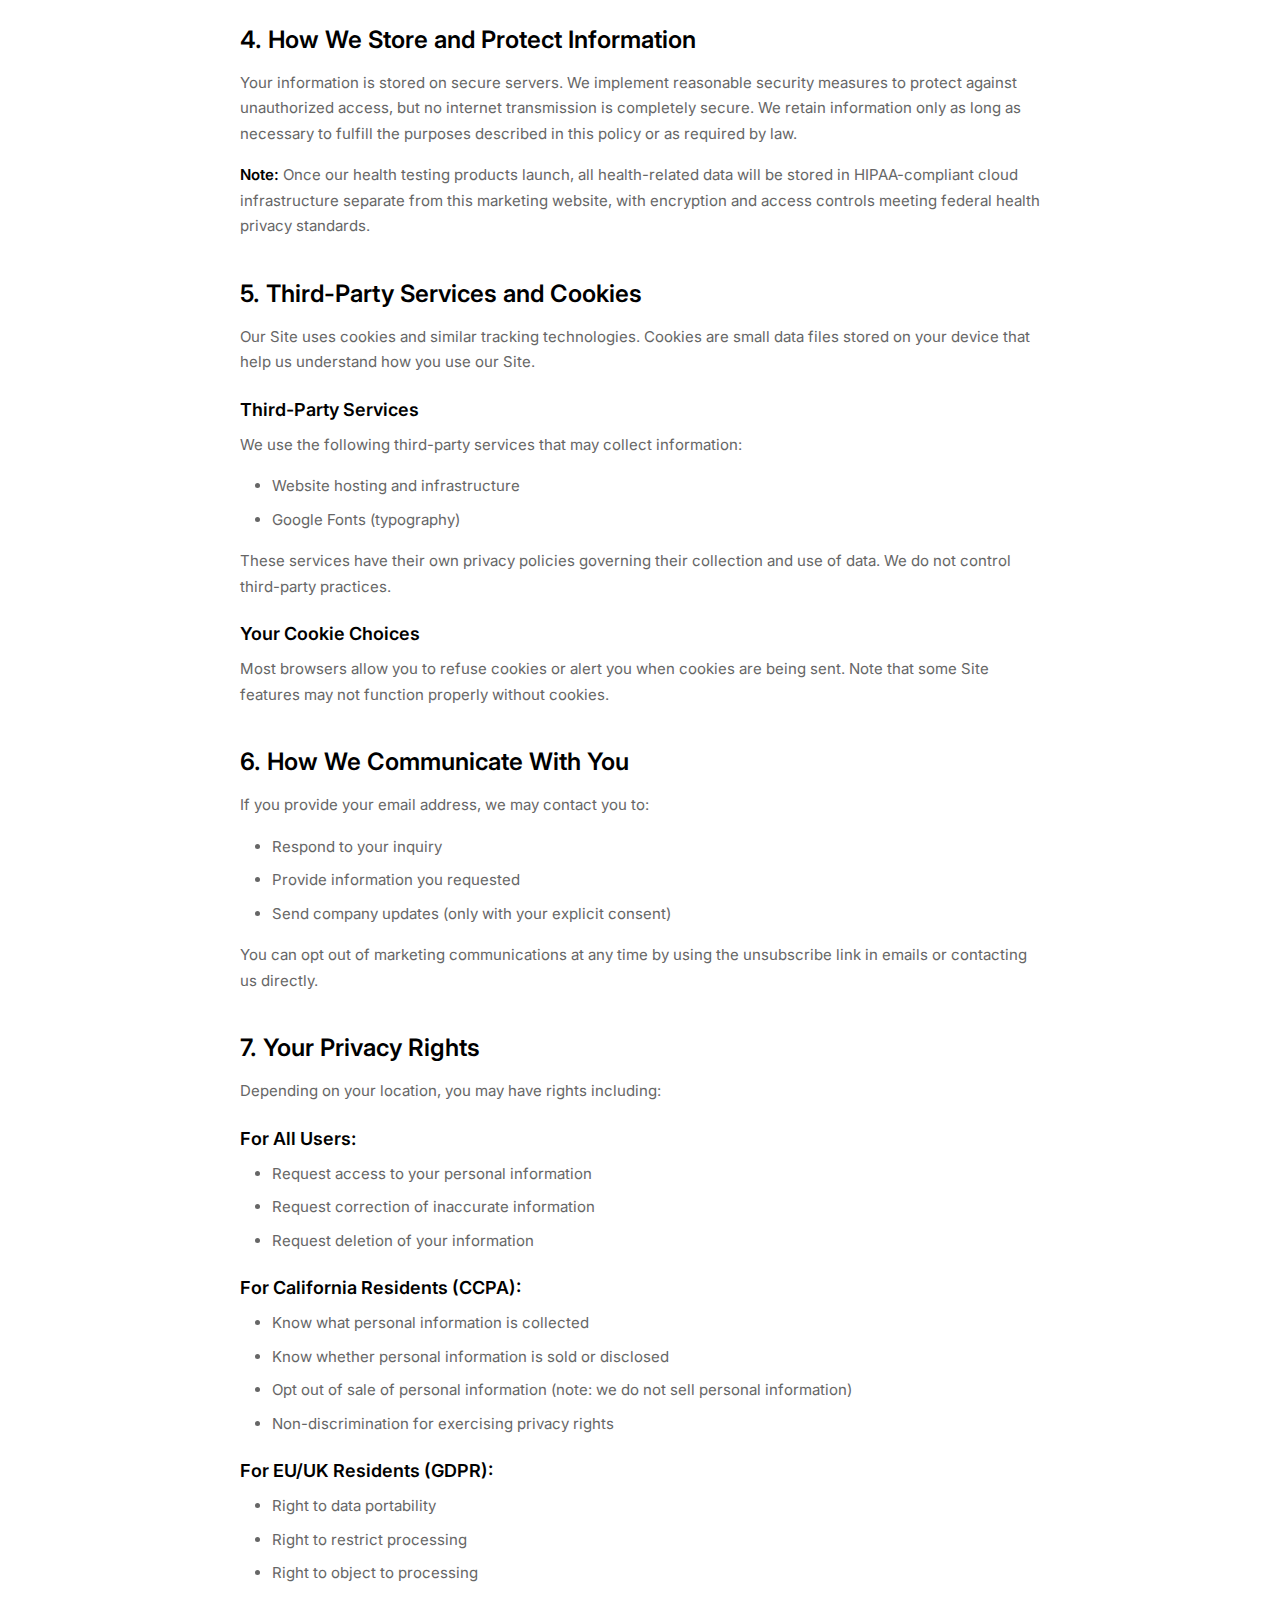
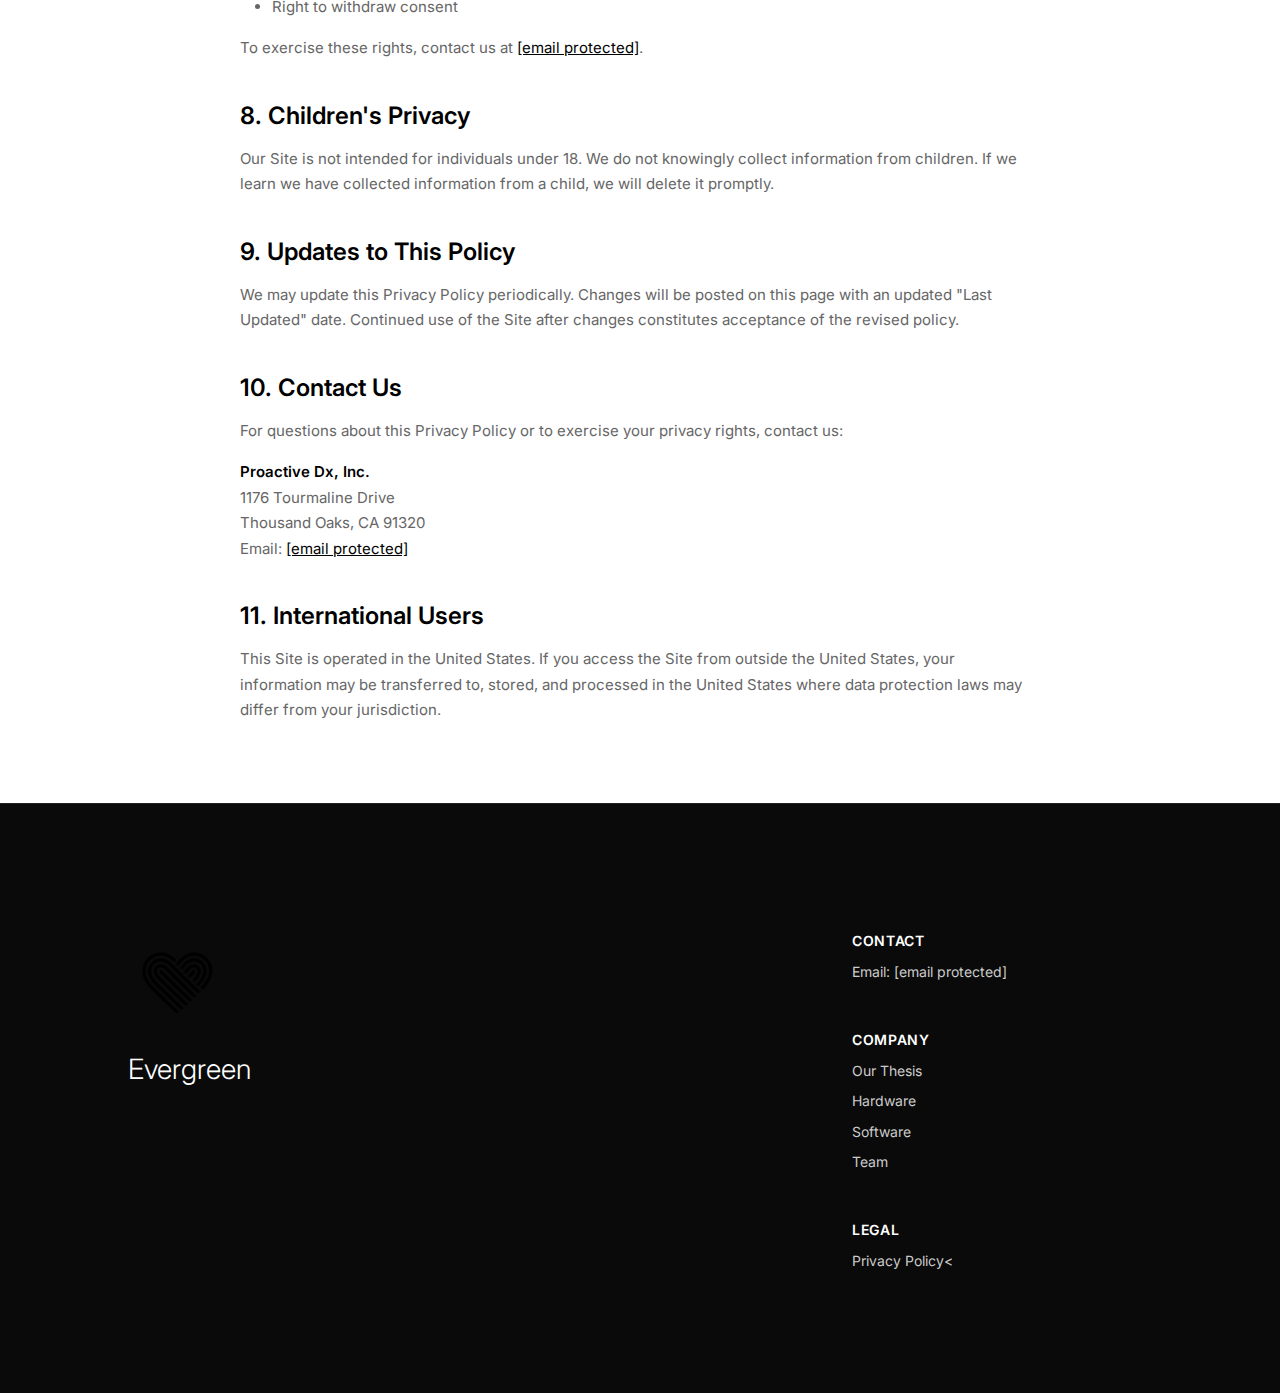
<file: privacy.html>
<!DOCTYPE html>
<html lang="en">
<head>
    <meta charset="UTF-8">
    <meta name="viewport" content="width=device-width, initial-scale=1.0">
    <meta name="description" content="Evergreen Health Privacy Policy">
    <title>Privacy Policy - Evergreen Health</title>
    <link rel="preconnect" href="https://fonts.googleapis.com">
    <link rel="preconnect" href="https://fonts.gstatic.com" crossorigin>
    <link href="https://fonts.googleapis.com/css2?family=Inter:wght@300;400;500;600;700&display=swap" rel="stylesheet">
    <link rel="stylesheet" href="style.css">
    
    <!-- Favicons -->
    <link rel="icon" type="image/x-icon" href="favicon.ico">
    <link rel="icon" type="image/png" sizes="32x32" href="favicon-32x32.png">
    <link rel="icon" type="image/png" sizes="16x16" href="favicon-16x16.png">
    <link rel="apple-touch-icon" href="logo_mark_black.png">
</head>
<body>
    <header>
        <a href="index.html" class="logo-link">
            <img src="logo_mark_black.png" alt="Evergreen Health" class="logo">
        </a>
        <div class="header-right">
            <button id="themeToggle" class="theme-toggle" aria-label="Toggle theme">
                <svg class="sun-icon" width="20" height="20" viewBox="0 0 24 24" fill="none" stroke="currentColor" stroke-width="2">
                    <circle cx="12" cy="12" r="5"/>
                    <line x1="12" y1="1" x2="12" y2="3"/>
                    <line x1="12" y1="21" x2="12" y2="23"/>
                    <line x1="4.22" y1="4.22" x2="5.64" y2="5.64"/>
                    <line x1="18.36" y1="18.36" x2="19.78" y2="19.78"/>
                    <line x1="1" y1="12" x2="3" y2="12"/>
                    <line x1="21" y1="12" x2="23" y2="12"/>
                    <line x1="4.22" y1="19.78" x2="5.64" y2="18.36"/>
                    <line x1="18.36" y1="5.64" x2="19.78" y2="4.22"/>
                </svg>
                <svg class="moon-icon" width="20" height="20" viewBox="0 0 24 24" fill="none" stroke="currentColor" stroke-width="2">
                    <path d="M21 12.79A9 9 0 1 1 11.21 3 7 7 0 0 0 21 12.79z"/>
                </svg>
            </button>
        </div>
    </header>

    <main class="legal-page">
        <div class="legal-container">
            <h1>Privacy Policy</h1>
            
            <p class="legal-date"><strong>Effective Date:</strong> November 11th, 2025<br>
            <strong>Last Updated:</strong> November 11th, 2025</p>

            <p>This Privacy Policy describes how Proactive Dx, Inc. ("we," "us," or "our") collects, uses, and protects information when you visit our website at evergreenhealth.com (the "Site").</p>

            <p><strong>Important:</strong> This website is informational only and does not currently offer or provide medical services, diagnostic testing, or health products. When our products and services become available, they will be subject to separate privacy practices and terms of service that comply with applicable health data regulations including HIPAA.</p>

            <h2>1. What Information We Collect</h2>
            
            <h3>Information You Provide</h3>
            <p>When you use our contact form, we collect:</p>
            <ul>
                <li>Name</li>
                <li>Email address</li>
                <li>Message content</li>
                <li>Any other information you choose to provide</li>
            </ul>

            <h3>Information Collected Automatically</h3>
            <p>When you visit our Site, our hosting provider automatically collects:</p>
            <ul>
                <li>IP address</li>
                <li>Browser type and version</li>
                <li>Device information</li>
                <li>Pages visited and time spent on pages</li>
                <li>Referring website</li>
                <li>Geographic location (country/region level)</li>
            </ul>

            <h2>2. How We Collect Information</h2>
            <p>We collect information through:</p>
            <ul>
                <li>Contact forms when you voluntarily submit information to reach us</li>
                <li>Automatic tracking through standard web technologies (cookies, log files)</li>
                <li>Third-party services integrated into our Site (see Section 5)</li>
            </ul>

            <h2>3. Why We Collect Information</h2>
            <p>We use collected information to:</p>
            <ul>
                <li>Respond to your inquiries and requests</li>
                <li>Improve our website experience</li>
                <li>Analyze site traffic and user behavior</li>
                <li>Communicate updates about our company and products (only if you opt in)</li>
                <li>Comply with legal obligations</li>
            </ul>
            <p>We do not sell, rent, or trade your personal information to third parties for marketing purposes.</p>

            <h2>4. How We Store and Protect Information</h2>
            <p>Your information is stored on secure servers. We implement reasonable security measures to protect against unauthorized access, but no internet transmission is completely secure. We retain information only as long as necessary to fulfill the purposes described in this policy or as required by law.</p>
            <p><strong>Note:</strong> Once our health testing products launch, all health-related data will be stored in HIPAA-compliant cloud infrastructure separate from this marketing website, with encryption and access controls meeting federal health privacy standards.</p>

            <h2>5. Third-Party Services and Cookies</h2>
            <p>Our Site uses cookies and similar tracking technologies. Cookies are small data files stored on your device that help us understand how you use our Site.</p>
            
            <h3>Third-Party Services</h3>
            <p>We use the following third-party services that may collect information:</p>
            <ul>
                <li>Website hosting and infrastructure</li>
                <li>Google Fonts (typography)</li>
            </ul>
            <p>These services have their own privacy policies governing their collection and use of data. We do not control third-party practices.</p>

            <h3>Your Cookie Choices</h3>
            <p>Most browsers allow you to refuse cookies or alert you when cookies are being sent. Note that some Site features may not function properly without cookies.</p>

            <h2>6. How We Communicate With You</h2>
            <p>If you provide your email address, we may contact you to:</p>
            <ul>
                <li>Respond to your inquiry</li>
                <li>Provide information you requested</li>
                <li>Send company updates (only with your explicit consent)</li>
            </ul>
            <p>You can opt out of marketing communications at any time by using the unsubscribe link in emails or contacting us directly.</p>

            <h2>7. Your Privacy Rights</h2>
            <p>Depending on your location, you may have rights including:</p>
            
            <h3>For All Users:</h3>
            <ul>
                <li>Request access to your personal information</li>
                <li>Request correction of inaccurate information</li>
                <li>Request deletion of your information</li>
            </ul>

            <h3>For California Residents (CCPA):</h3>
            <ul>
                <li>Know what personal information is collected</li>
                <li>Know whether personal information is sold or disclosed</li>
                <li>Opt out of sale of personal information (note: we do not sell personal information)</li>
                <li>Non-discrimination for exercising privacy rights</li>
            </ul>

            <h3>For EU/UK Residents (GDPR):</h3>
            <ul>
                <li>Right to data portability</li>
                <li>Right to restrict processing</li>
                <li>Right to object to processing</li>
                <li>Right to withdraw consent</li>
            </ul>

            <p>To exercise these rights, contact us at <a href="/cdn-cgi/l/email-protection#8be2e5ede4cbeefdeef9ecf9eeeee5e3e2ffe3a5e8e4e6"><span class="__cf_email__" data-cfemail="8ee7e0e8e1ceebf8ebfce9fcebebe0e6e7fae6a0ede1e3">[email&#160;protected]</span></a>.</p>

            <h2>8. Children's Privacy</h2>
            <p>Our Site is not intended for individuals under 18. We do not knowingly collect information from children. If we learn we have collected information from a child, we will delete it promptly.</p>

            <h2>9. Updates to This Policy</h2>
            <p>We may update this Privacy Policy periodically. Changes will be posted on this page with an updated "Last Updated" date. Continued use of the Site after changes constitutes acceptance of the revised policy.</p>

            <h2>10. Contact Us</h2>
            <p>For questions about this Privacy Policy or to exercise your privacy rights, contact us:</p>
            <p>
                <strong>Proactive Dx, Inc.</strong><br>
                1176 Tourmaline Drive<br>
                Thousand Oaks, CA 91320<br>
                Email: <a href="/cdn-cgi/l/email-protection#f69f989099b69380938491849393989e9f829ed895999b"><span class="__cf_email__" data-cfemail="375e595158775241524550455252595f5e435f1954585a">[email&#160;protected]</span></a>
            </p>

            <h2>11. International Users</h2>
            <p>This Site is operated in the United States. If you access the Site from outside the United States, your information may be transferred to, stored, and processed in the United States where data protection laws may differ from your jurisdiction.</p>
        </div>
    </main>

    <footer class="site-footer">
        <div class="footer-container">
            <div class="footer-left">
                <div class="footer-logo">
                    <img src="logo_mark_black.png" alt="Evergreen Health">
                </div>
                <h3>Evergreen</h3>
            </div>
            
            <div class="footer-content">
                <div class="footer-section">
                    <h4>Contact</h4>
                    <p>Email: <a href="/cdn-cgi/l/email-protection#533a3d353c1336253621342136363d3b3a273b7d303c3e"><span class="__cf_email__" data-cfemail="d2bbbcb4bd92b7a4b7a0b5a0b7b7bcbabba6bafcb1bdbf">[email&#160;protected]</span></a></p>
                </div>
                
                <div class="footer-section">
                    <h4>Company</h4>
                    <p><a href="index.html#thesis">Our Thesis</a></p>
                    <p><a href="index.html#hardware">Hardware</a></p>
                    <p><a href="index.html#software">Software</a></p>
                    <p><a href="index.html#team">Team</a></p>
                </div>
                
                <div class="footer-section">
                    <h4>Legal</h4>
                    <p><a href="privacy.html">Privacy Policy<
</file>
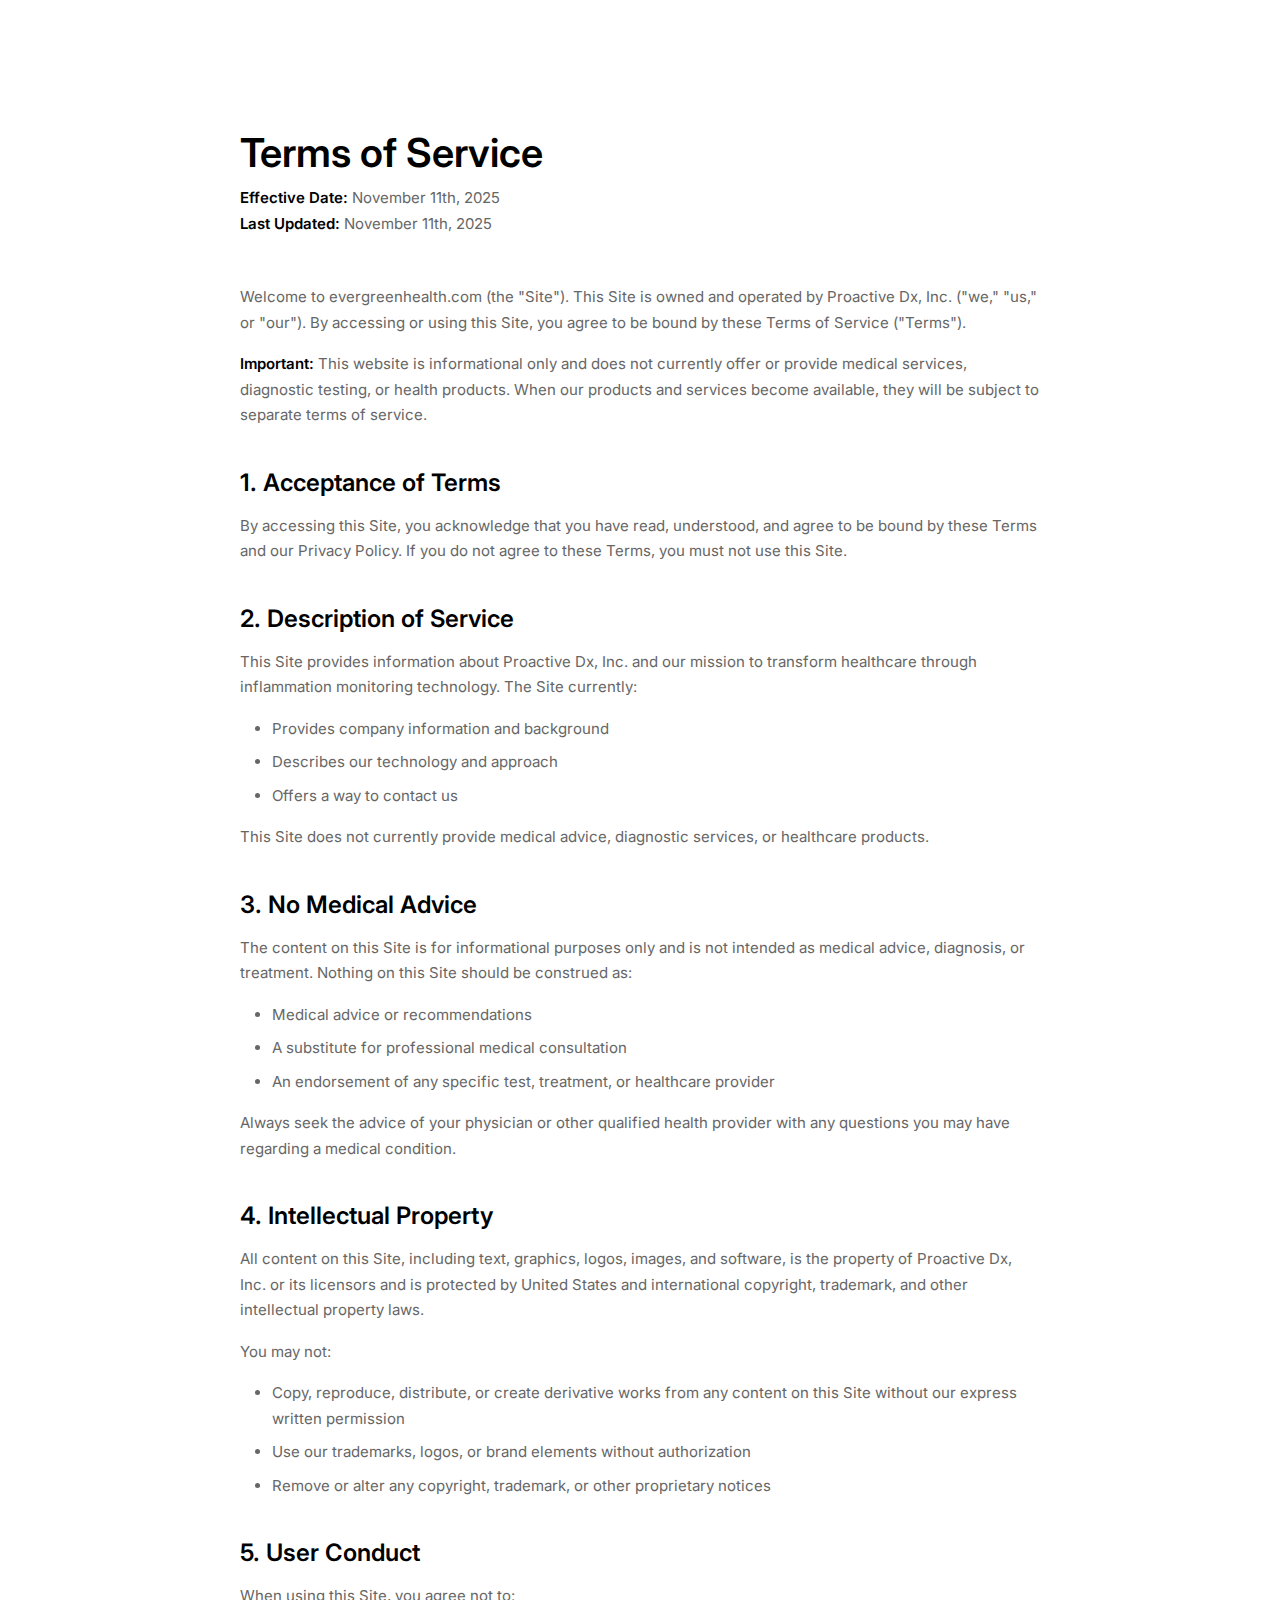
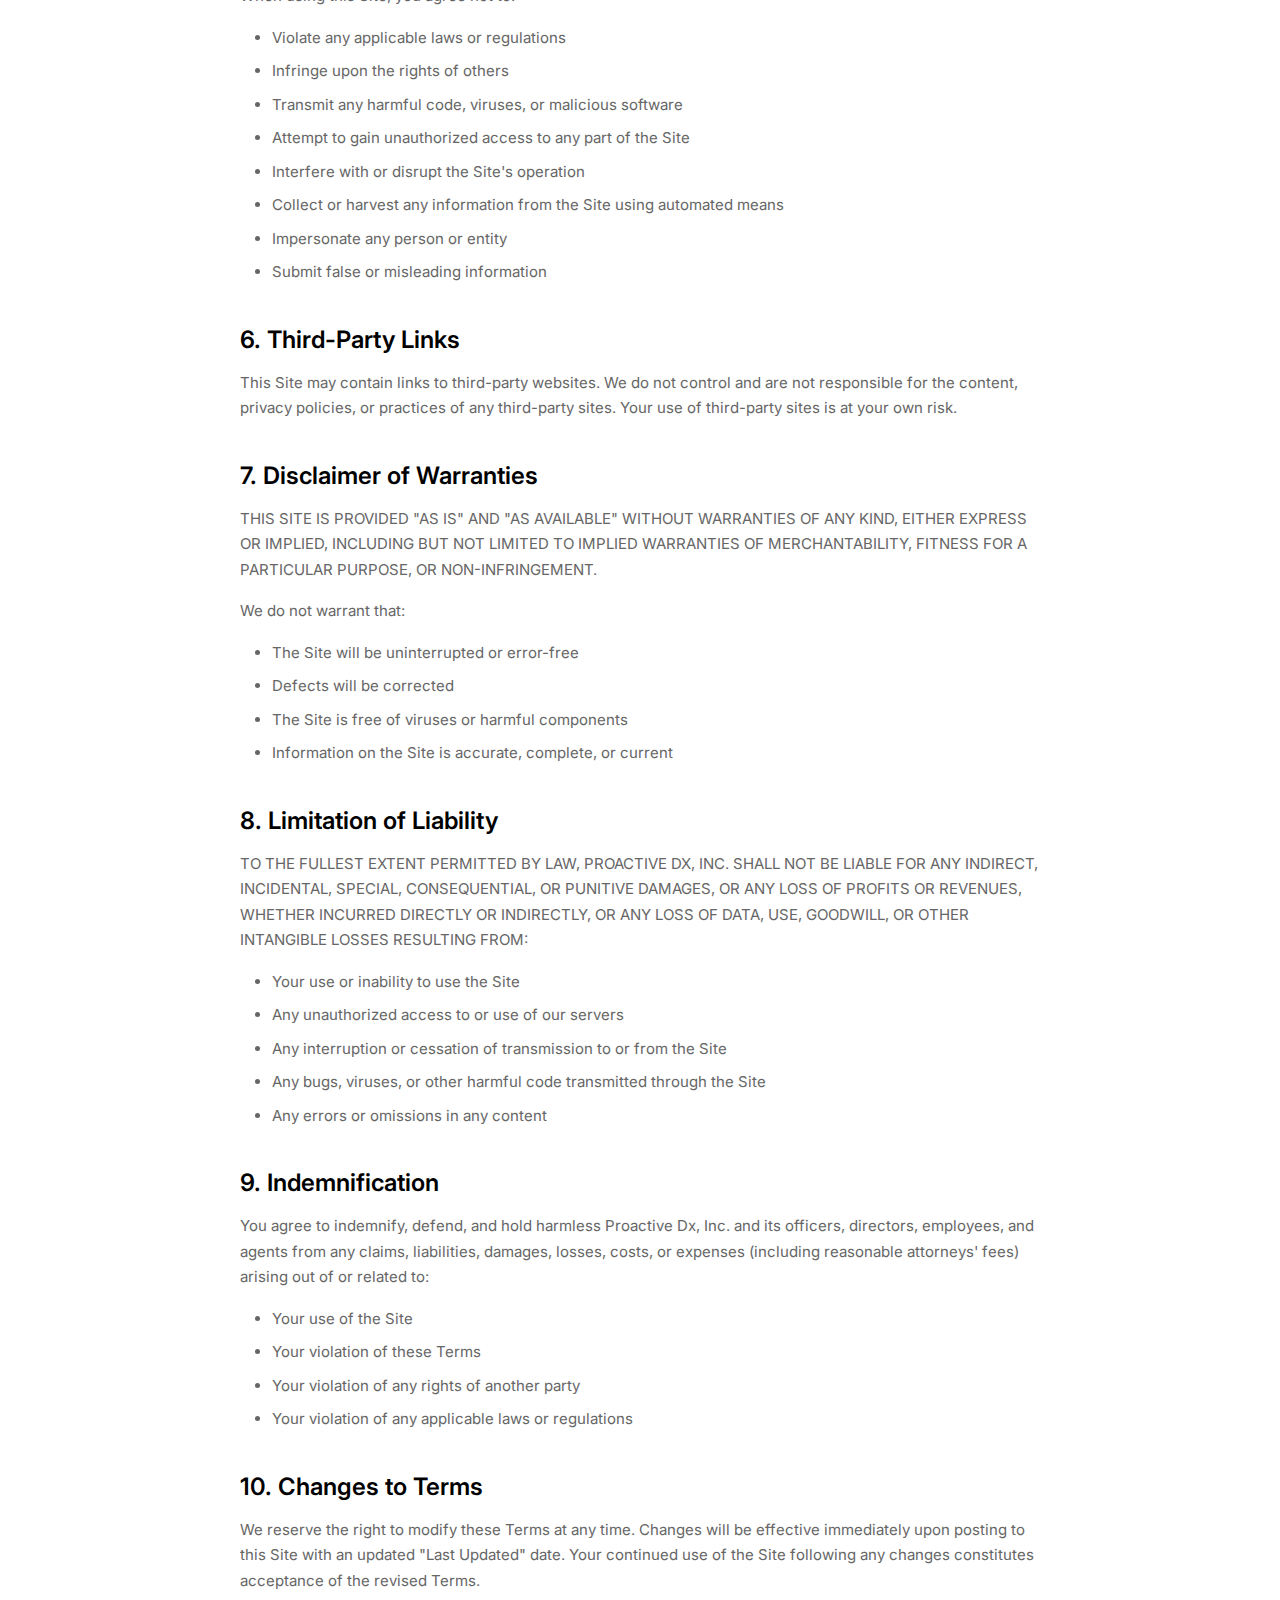
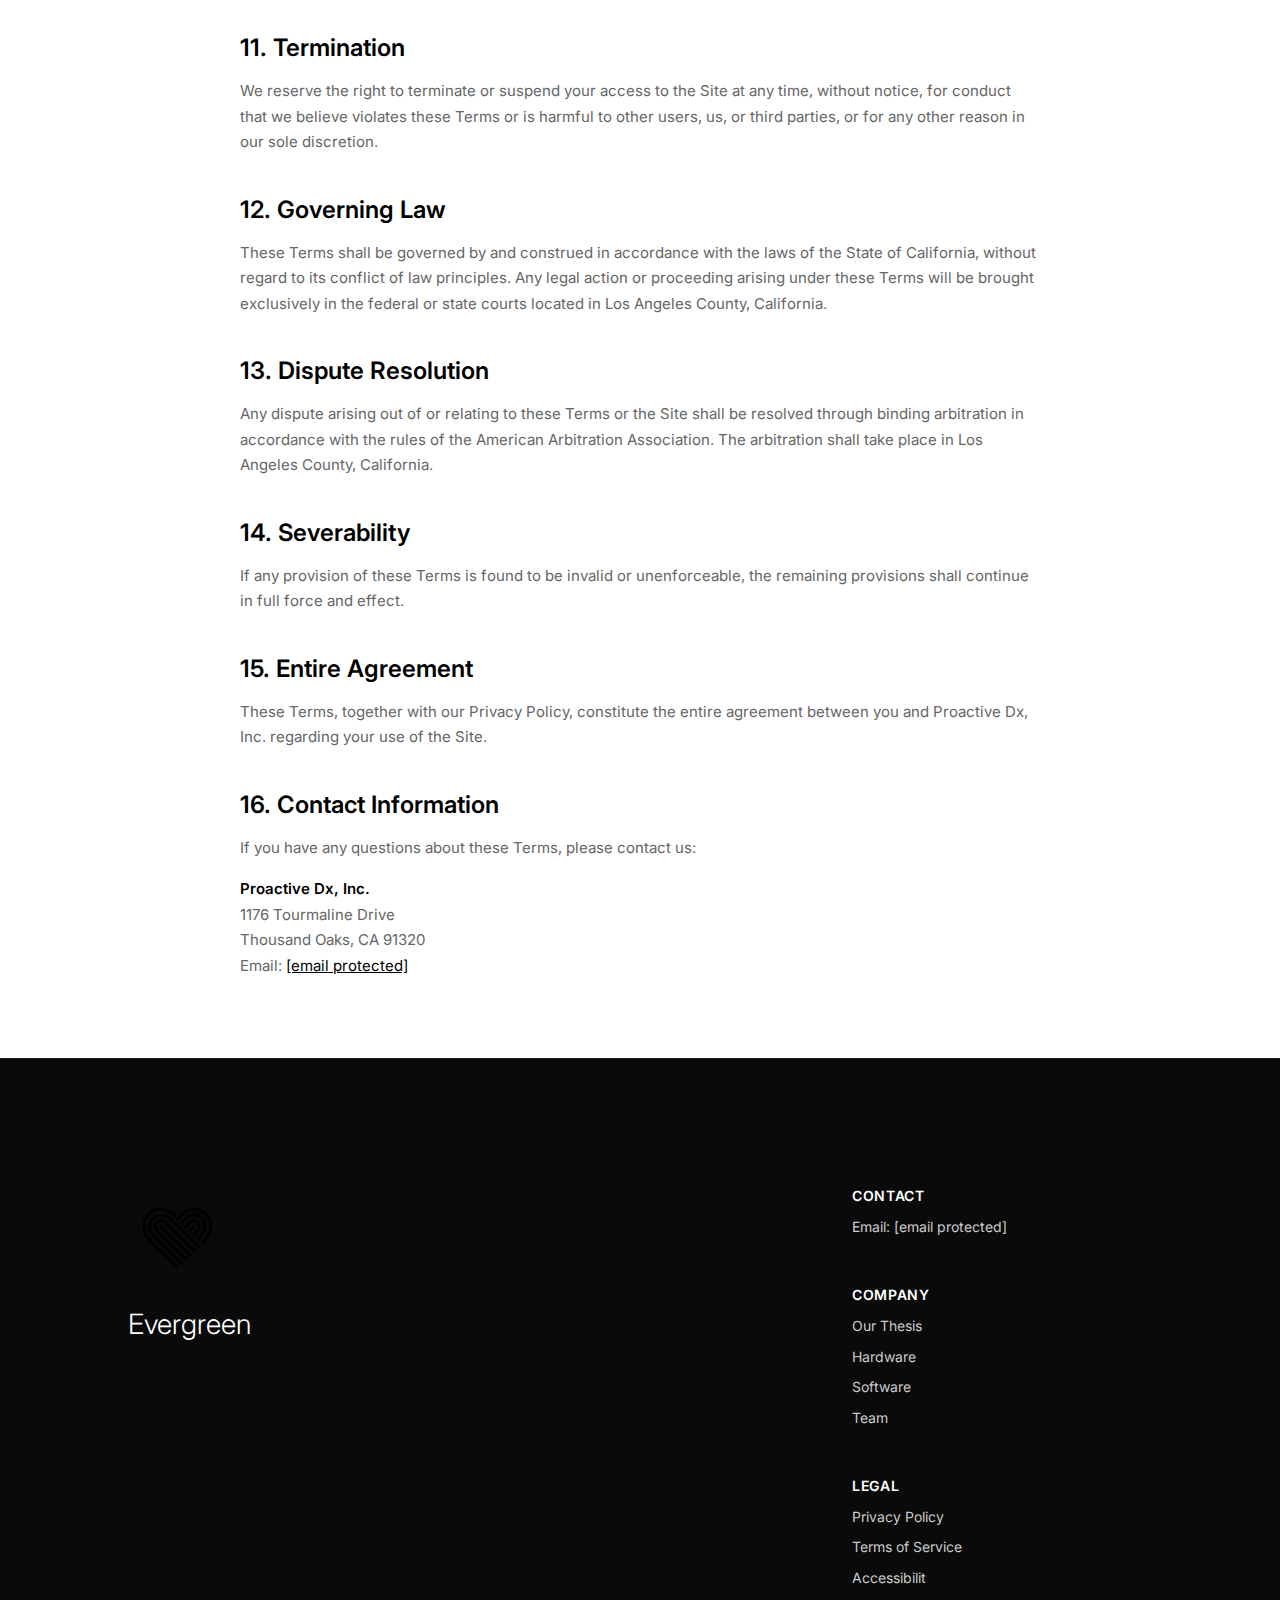
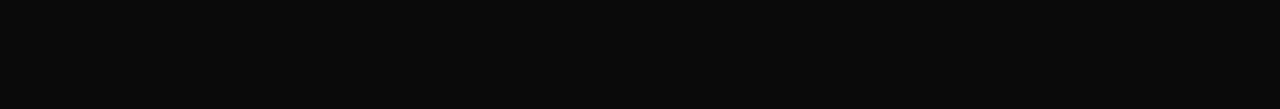
<file: terms.html>
<!DOCTYPE html>
<html lang="en">
<head>
    <meta charset="UTF-8">
    <meta name="viewport" content="width=device-width, initial-scale=1.0">
    <meta name="description" content="Evergreen Health Terms of Service">
    <title>Terms of Service - Evergreen Health</title>
    <link rel="preconnect" href="https://fonts.googleapis.com">
    <link rel="preconnect" href="https://fonts.gstatic.com" crossorigin>
    <link href="https://fonts.googleapis.com/css2?family=Inter:wght@300;400;500;600;700&display=swap" rel="stylesheet">
    <link rel="stylesheet" href="style.css">
    
    <!-- Favicons -->
    <link rel="icon" type="image/x-icon" href="favicon.ico">
    <link rel="icon" type="image/png" sizes="32x32" href="favicon-32x32.png">
    <link rel="icon" type="image/png" sizes="16x16" href="favicon-16x16.png">
    <link rel="apple-touch-icon" href="logo_mark_black.png">
</head>
<body>
    <header>
        <a href="index.html" class="logo-link">
            <img src="logo_mark_black.png" alt="Evergreen Health" class="logo">
        </a>
        <div class="header-right">
            <button id="themeToggle" class="theme-toggle" aria-label="Toggle theme">
                <svg class="sun-icon" width="20" height="20" viewBox="0 0 24 24" fill="none" stroke="currentColor" stroke-width="2">
                    <circle cx="12" cy="12" r="5"/>
                    <line x1="12" y1="1" x2="12" y2="3"/>
                    <line x1="12" y1="21" x2="12" y2="23"/>
                    <line x1="4.22" y1="4.22" x2="5.64" y2="5.64"/>
                    <line x1="18.36" y1="18.36" x2="19.78" y2="19.78"/>
                    <line x1="1" y1="12" x2="3" y2="12"/>
                    <line x1="21" y1="12" x2="23" y2="12"/>
                    <line x1="4.22" y1="19.78" x2="5.64" y2="18.36"/>
                    <line x1="18.36" y1="5.64" x2="19.78" y2="4.22"/>
                </svg>
                <svg class="moon-icon" width="20" height="20" viewBox="0 0 24 24" fill="none" stroke="currentColor" stroke-width="2">
                    <path d="M21 12.79A9 9 0 1 1 11.21 3 7 7 0 0 0 21 12.79z"/>
                </svg>
            </button>
        </div>
    </header>

    <main class="legal-page">
        <div class="legal-container">
            <h1>Terms of Service</h1>
            
            <p class="legal-date"><strong>Effective Date:</strong> November 11th, 2025<br>
            <strong>Last Updated:</strong> November 11th, 2025</p>

            <p>Welcome to evergreenhealth.com (the "Site"). This Site is owned and operated by Proactive Dx, Inc. ("we," "us," or "our"). By accessing or using this Site, you agree to be bound by these Terms of Service ("Terms").</p>

            <p><strong>Important:</strong> This website is informational only and does not currently offer or provide medical services, diagnostic testing, or health products. When our products and services become available, they will be subject to separate terms of service.</p>

            <h2>1. Acceptance of Terms</h2>
            <p>By accessing this Site, you acknowledge that you have read, understood, and agree to be bound by these Terms and our Privacy Policy. If you do not agree to these Terms, you must not use this Site.</p>

            <h2>2. Description of Service</h2>
            <p>This Site provides information about Proactive Dx, Inc. and our mission to transform healthcare through inflammation monitoring technology. The Site currently:</p>
            <ul>
                <li>Provides company information and background</li>
                <li>Describes our technology and approach</li>
                <li>Offers a way to contact us</li>
            </ul>
            <p>This Site does not currently provide medical advice, diagnostic services, or healthcare products.</p>

            <h2>3. No Medical Advice</h2>
            <p>The content on this Site is for informational purposes only and is not intended as medical advice, diagnosis, or treatment. Nothing on this Site should be construed as:</p>
            <ul>
                <li>Medical advice or recommendations</li>
                <li>A substitute for professional medical consultation</li>
                <li>An endorsement of any specific test, treatment, or healthcare provider</li>
            </ul>
            <p>Always seek the advice of your physician or other qualified health provider with any questions you may have regarding a medical condition.</p>

            <h2>4. Intellectual Property</h2>
            <p>All content on this Site, including text, graphics, logos, images, and software, is the property of Proactive Dx, Inc. or its licensors and is protected by United States and international copyright, trademark, and other intellectual property laws.</p>
            <p>You may not:</p>
            <ul>
                <li>Copy, reproduce, distribute, or create derivative works from any content on this Site without our express written permission</li>
                <li>Use our trademarks, logos, or brand elements without authorization</li>
                <li>Remove or alter any copyright, trademark, or other proprietary notices</li>
            </ul>

            <h2>5. User Conduct</h2>
            <p>When using this Site, you agree not to:</p>
            <ul>
                <li>Violate any applicable laws or regulations</li>
                <li>Infringe upon the rights of others</li>
                <li>Transmit any harmful code, viruses, or malicious software</li>
                <li>Attempt to gain unauthorized access to any part of the Site</li>
                <li>Interfere with or disrupt the Site's operation</li>
                <li>Collect or harvest any information from the Site using automated means</li>
                <li>Impersonate any person or entity</li>
                <li>Submit false or misleading information</li>
            </ul>

            <h2>6. Third-Party Links</h2>
            <p>This Site may contain links to third-party websites. We do not control and are not responsible for the content, privacy policies, or practices of any third-party sites. Your use of third-party sites is at your own risk.</p>

            <h2>7. Disclaimer of Warranties</h2>
            <p>THIS SITE IS PROVIDED "AS IS" AND "AS AVAILABLE" WITHOUT WARRANTIES OF ANY KIND, EITHER EXPRESS OR IMPLIED, INCLUDING BUT NOT LIMITED TO IMPLIED WARRANTIES OF MERCHANTABILITY, FITNESS FOR A PARTICULAR PURPOSE, OR NON-INFRINGEMENT.</p>
            <p>We do not warrant that:</p>
            <ul>
                <li>The Site will be uninterrupted or error-free</li>
                <li>Defects will be corrected</li>
                <li>The Site is free of viruses or harmful components</li>
                <li>Information on the Site is accurate, complete, or current</li>
            </ul>

            <h2>8. Limitation of Liability</h2>
            <p>TO THE FULLEST EXTENT PERMITTED BY LAW, PROACTIVE DX, INC. SHALL NOT BE LIABLE FOR ANY INDIRECT, INCIDENTAL, SPECIAL, CONSEQUENTIAL, OR PUNITIVE DAMAGES, OR ANY LOSS OF PROFITS OR REVENUES, WHETHER INCURRED DIRECTLY OR INDIRECTLY, OR ANY LOSS OF DATA, USE, GOODWILL, OR OTHER INTANGIBLE LOSSES RESULTING FROM:</p>
            <ul>
                <li>Your use or inability to use the Site</li>
                <li>Any unauthorized access to or use of our servers</li>
                <li>Any interruption or cessation of transmission to or from the Site</li>
                <li>Any bugs, viruses, or other harmful code transmitted through the Site</li>
                <li>Any errors or omissions in any content</li>
            </ul>

            <h2>9. Indemnification</h2>
            <p>You agree to indemnify, defend, and hold harmless Proactive Dx, Inc. and its officers, directors, employees, and agents from any claims, liabilities, damages, losses, costs, or expenses (including reasonable attorneys' fees) arising out of or related to:</p>
            <ul>
                <li>Your use of the Site</li>
                <li>Your violation of these Terms</li>
                <li>Your violation of any rights of another party</li>
                <li>Your violation of any applicable laws or regulations</li>
            </ul>

            <h2>10. Changes to Terms</h2>
            <p>We reserve the right to modify these Terms at any time. Changes will be effective immediately upon posting to this Site with an updated "Last Updated" date. Your continued use of the Site following any changes constitutes acceptance of the revised Terms.</p>

            <h2>11. Termination</h2>
            <p>We reserve the right to terminate or suspend your access to the Site at any time, without notice, for conduct that we believe violates these Terms or is harmful to other users, us, or third parties, or for any other reason in our sole discretion.</p>

            <h2>12. Governing Law</h2>
            <p>These Terms shall be governed by and construed in accordance with the laws of the State of California, without regard to its conflict of law principles. Any legal action or proceeding arising under these Terms will be brought exclusively in the federal or state courts located in Los Angeles County, California.</p>

            <h2>13. Dispute Resolution</h2>
            <p>Any dispute arising out of or relating to these Terms or the Site shall be resolved through binding arbitration in accordance with the rules of the American Arbitration Association. The arbitration shall take place in Los Angeles County, California.</p>

            <h2>14. Severability</h2>
            <p>If any provision of these Terms is found to be invalid or unenforceable, the remaining provisions shall continue in full force and effect.</p>

            <h2>15. Entire Agreement</h2>
            <p>These Terms, together with our Privacy Policy, constitute the entire agreement between you and Proactive Dx, Inc. regarding your use of the Site.</p>

            <h2>16. Contact Information</h2>
            <p>If you have any questions about these Terms, please contact us:</p>
            <p>
                <strong>Proactive Dx, Inc.</strong><br>
                1176 Tourmaline Drive<br>
                Thousand Oaks, CA 91320<br>
                Email: <a href="/cdn-cgi/l/email-protection#3b52555d547b5e4d5e495c495e5e5553524f5315585456"><span class="__cf_email__" data-cfemail="d3babdb5bc93b6a5b6a1b4a1b6b6bdbbbaa7bbfdb0bcbe">[email&#160;protected]</span></a>
            </p>
        </div>
    </main>

    <footer class="site-footer">
        <div class="footer-container">
            <div class="footer-left">
                <div class="footer-logo">
                    <img src="logo_mark_black.png" alt="Evergreen Health">
                </div>
                <h3>Evergreen</h3>
            </div>
            
            <div class="footer-content">
                <div class="footer-section">
                    <h4>Contact</h4>
                    <p>Email: <a href="/cdn-cgi/l/email-protection#f1989f979eb194879483968394949f99988599df929e9c"><span class="__cf_email__" data-cfemail="41282f272e0124372433263324242f292835296f222e2c">[email&#160;protected]</span></a></p>
                </div>
                
                <div class="footer-section">
                    <h4>Company</h4>
                    <p><a href="index.html#thesis">Our Thesis</a></p>
                    <p><a href="index.html#hardware">Hardware</a></p>
                    <p><a href="index.html#software">Software</a></p>
                    <p><a href="index.html#team">Team</a></p>
                </div>
               
                <div class="footer-section">
                    <h4>Legal</h4>
                    <p><a href="privacy.html">Privacy Policy</a></p>
                    <p><a href="terms.html">Terms of Service</a></p>
                    <p><a href="accessibility.html">Accessibilit
</file>
<file: style.css>
/* ================================
   CSS Reset & Base Styles
   ================================ */
* {
    margin: 0;
    padding: 0;
    box-sizing: border-box;
}

:root {
    --bg-color: #FFFFFF;
    --text-color: #000000;
    --text-secondary: #666666;
    --text-light: #999999;
    --mist-color: 255, 255, 255;
    --logo-invert: 0;
    --nav-bg: rgba(255, 255, 255, 0.8);
    --nav-border: rgba(0, 0, 0, 0.1);
    --nav-hover: rgba(0, 0, 0, 0.05);
    --showcase-gradient: radial-gradient(ellipse at center, #ffffff 0%, #f5f5f5 30%, #e8e8e8 50%, #FFFFFF 80%);
    --showcase-text-color: #000000;
    --footer-bg: #0a0a0a;
    --footer-text: #FFFFFF;
    --footer-text-secondary: #CCCCCC;
    --footer-border: rgba(255, 255, 255, 0.1);
}

[data-theme="dark"] {
    --bg-color: #0a0a0a;
    --text-color: #FFFFFF;
    --text-secondary: #CCCCCC;
    --text-light: #999999;
    --mist-color: 10, 10, 10;
    --logo-invert: 1;
    --nav-bg: rgba(10, 10, 10, 0.8);
    --nav-border: rgba(255, 255, 255, 0.1);
    --nav-hover: rgba(255, 255, 255, 0.05);
    --showcase-gradient: radial-gradient(ellipse at center, #2a2a2a 0%, #1a1a1a 30%, #121212 50%, #0a0a0a 80%);
    --showcase-text-color: #FFFFFF;
    --footer-bg: #FFFFFF;
    --footer-text: #000000;
    --footer-text-secondary: #666666;
    --footer-border: rgba(0, 0, 0, 0.1);
}

html {
    scroll-behavior: smooth;
}

body {
    font-family: 'Inter', -apple-system, BlinkMacSystemFont, 'Segoe UI', sans-serif;
    background: var(--bg-color);
    color: var(--text-color);
    overflow-x: hidden;
    min-height: 100vh;
    -webkit-font-smoothing: antialiased;
    -moz-osx-font-smoothing: grayscale;
    transition: background-color 0.3s ease, color 0.3s ease;
}

/* ================================
   Scroll Snap Sections
   ================================ */
.snap-section {
    min-height: 100vh;
    height: 100vh;
    position: relative;
    display: flex;
    align-items: center;
    justify-content: center;
}

/* ================================
   Header
   ================================ */
header {
    position: fixed;
    top: 0;
    left: 0;
    right: 0;
    display: flex;
    justify-content: space-between;
    align-items: center;
    padding: 2rem 10%;
    z-index: 100;
    background: linear-gradient(to bottom, rgba(var(--mist-color), 1) 0%, rgba(var(--mist-color), 0.8) 50%, rgba(var(--mist-color), 0) 100%);
}

.logo-link {
    display: block;
    text-decoration: none;
    cursor: pointer;
}

.logo {
    height: 48px;
    width: auto;
    opacity: 0;
    animation: fadeIn 0.8s ease forwards;
    filter: invert(var(--logo-invert));
    transition: filter 0.3s ease, opacity 0.2s ease;
}

.logo-link:hover .logo {
    opacity: 0.7;
}

@keyframes fadeIn {
    to { opacity: 1; }
}

/* ================================
   Side Navigation Dots
   ================================ */
.side-nav {
    position: fixed;
    left: 2rem;
    top: 50%;
    transform: translateY(-50%);
    display: flex;
    flex-direction: column;
    gap: 1.5rem;
    z-index: 90;
    opacity: 0;
    pointer-events: none;
    transition: opacity 0.3s ease;
}

.side-nav.visible {
    opacity: 1;
    pointer-events: auto;
}

.side-nav-dot {
    display: flex;
    align-items: center;
    gap: 0.75rem;
    text-decoration: none;
    cursor: pointer;
    transition: all 0.3s ease;
}

.side-nav-dot .dot {
    width: 5px;
    height: 5px;
    border-radius: 50%;
    background: var(--text-light);
    transition: all 0.3s ease;
}

.side-nav-dot .label {
    font-size: 0.75rem;
    font-weight: 500;
    color: var(--text-light);
    opacity: 0;
    transform: translateX(-10px);
    transition: all 0.3s ease;
    white-space: nowrap;
    pointer-events: none;
}

.side-nav-dot:hover .dot {
    background: var(--text-color);
    transform: scale(1.3);
}

.side-nav-dot:hover .label {
    opacity: 1;
    transform: translateX(0);
}

.side-nav-dot.active .dot {
    width: 8px;
    height: 8px;
    background: var(--text-color);
}

.side-nav-dot.active .label {
    color: var(--text-color);
}

/* ================================
   Navigation
   ================================ */
.main-nav {
    position: absolute;
    left: 50%;
    transform: translateX(-50%);
    display: flex;
    gap: 0;
    background: rgba(255, 255, 255, 0.4);
    backdrop-filter: blur(20px);
    -webkit-backdrop-filter: blur(20px);
    border: 1px solid var(--nav-border);
    border-radius: 50px;
    padding: 0.5rem;
    opacity: 0;
    animation: fadeIn 0.8s ease 0.3s forwards;
}

[data-theme="dark"] .main-nav {
    background: rgba(20, 20, 20, 0.4);
}

.nav-link {
    padding: 0.625rem 3rem;
    color: var(--text-color);
    text-decoration: none;
    font-size: 0.875rem;
    font-weight: 500;
    letter-spacing: 0.01em;
    border-radius: 50px;
    transition: background-color 0.2s ease, color 0.3s ease;
    white-space: nowrap;
}

.nav-link:hover {
    background: var(--nav-hover);
}

.header-right {
    display: flex;
    align-items: center;
    gap: 1.5rem;
}

.contact {
    font-size: 0.875rem;
    color: var(--text-secondary);
    font-weight: 400;
    letter-spacing: 0.02em;
    opacity: 0;
    animation: fadeIn 0.8s ease 0.4s forwards;
    transition: color 0.3s ease;
}

.contact a {
    color: inherit;
    text-decoration: none;
}

.contact a:hover {
    color: var(--text-color);
}

.theme-toggle {
    background: none;
    border: none;
    cursor: pointer;
    padding: 0.5rem;
    display: flex;
    align-items: center;
    justify-content: center;
    color: var(--text-color);
    opacity: 0;
    animation: fadeIn 0.8s ease 0.5s forwards;
    transition: opacity 0.2s ease, transform 0.2s ease, color 0.3s ease;
    border-radius: 4px;
}

.theme-toggle:hover {
    opacity: 0.7;
    transform: scale(1.1);
}

.theme-toggle svg {
    width: 20px;
    height: 20px;
    transition: opacity 0.3s ease, transform 0.3s ease;
}

.sun-icon {
    opacity: 0;
    position: absolute;
}

.moon-icon {
    opacity: 1;
}

[data-theme="dark"] .sun-icon {
    opacity: 1;
    position: relative;
}

[data-theme="dark"] .moon-icon {
    opacity: 0;
    position: absolute;
}

/* ================================
   Hero Section
   ================================ */
.main-container {
    width: 100%;
    overflow: hidden;
    padding-bottom: 33vh;
}

.arm-container {
    position: absolute;
    bottom: 0;
    left: 50%;
    height: 90vh;
    width: 650px;
    display: flex;
    justify-content: center;
    align-items: flex-end;
    z-index: 1;
    transform: translateX(-50%);
}

.arm-wrapper {
    position: relative;
    height: 100%;
    width: 100%;
    display: flex;
    justify-content: center;
    align-items: flex-end;
    opacity: 0;
    animation: armRise 1.5s ease 0.5s forwards;
}

@keyframes armRise {
    from {
        opacity: 0;
        transform: translateY(50px);
    }
    to {
        opacity: 1;
        transform: translateY(0);
    }
}

.arm-image {
    height: 100%;
    width: auto;
    object-fit: contain;
    object-position: bottom center;
    filter: drop-shadow(0 20px 60px rgba(0,0,0,0.1));
}

.mist-overlay {
    position: absolute;
    bottom: 0;
    left: 0;
    right: 0;
    height: 50vh;
    background: linear-gradient(to top, 
        rgba(var(--mist-color), 1) 0%, 
        rgba(var(--mist-color), 0.98) 10%,
        rgba(var(--mist-color), 0.95) 20%,
        rgba(var(--mist-color), 0.88) 30%,
        rgba(var(--mist-color), 0.7) 40%,
        rgba(var(--mist-color), 0.4) 50%,
        rgba(var(--mist-color), 0.15) 60%,
        rgba(var(--mist-color), 0.05) 70%,
        rgba(var(--mist-color), 0.02) 80%,
        rgba(var(--mist-color), 0.01) 90%,
        rgba(var(--mist-color), 0) 100%
    );
    pointer-events: none;
    z-index: 3;
    transition: background 0.3s ease;
}

.left-content {
    position: absolute;
    left: 10%;
    top: 72vh;
    z-index: 100;
    opacity: 0;
    animation: fadeInLeft 1s ease 0.8s forwards;
}

@keyframes fadeInLeft {
    from {
        opacity: 0;
        transform: translateX(-30px);
    }
    to {
        opacity: 1;
        transform: translateX(0);
    }
}

.left-content .label-text {
    font-size: 0.6875rem;
    font-weight: 600;
    color: var(--text-light);
    letter-spacing: 0.15em;
    text-transform: uppercase;
    margin-bottom: 0.75rem;
    transition: color 0.3s ease;
}

.left-content .main-text {
    font-size: 1.75rem;
    font-weight: 300;
    color: var(--text-color);
    line-height: 1.3;
    margin-bottom: 0.75rem;
    letter-spacing: -0.01em;
    transition: color 0.3s ease;
}

.right-content {
    position: absolute;
    right: 10%;
    top: 72vh;
    z-index: 100;
    opacity: 0;
    animation: fadeInRight 1s ease 1s forwards;
}

@keyframes fadeInRight {
    from {
        opacity: 0;
        transform: translateX(30px);
    }
    to {
        opacity: 1;
        transform: translateX(0);
    }
}

.right-content .mission-label {
    font-size: 0.6875rem;
    font-weight: 600;
    color: var(--text-light);
    letter-spacing: 0.15em;
    text-transform: uppercase;
    margin-bottom: 0.5rem;
    transition: color 0.3s ease;
}

.mission-rotator {
    position: relative;
    height: 6rem;
    width: 380px;
    overflow: hidden;
}

.mission-item {
    position: absolute;
    top: 0;
    left: 0;
    width: 100%;
    font-size: 1.75rem;
    font-weight: 300;
    color: var(--text-color);
    line-height: 1.4;
    letter-spacing: -0.01em;
    opacity: 0;
    transform: translateY(30px);
    transition: opacity 0.5s ease, transform 0.5s ease, color 0.3s ease;
}

.mission-item.active {
    opacity: 1;
    transform: translateY(0);
}

.cursor {
    display: inline-block;
    width: 3px;
    height: 1.4em;
    background-color: var(--text-color);
    margin-left: 3px;
    animation: blink 0.8s step-end infinite;
    vertical-align: text-bottom;
}

@keyframes blink {
    0%, 50% { opacity: 1; }
    51%, 100% { opacity: 0; }
}

/* ================================
   Content Sections
   ================================ */
.content-section {
    padding: 0 10%;
    overflow-y: auto;
}

.section-container {
    max-width: 900px;
    width: 100%;
    transform: translateY(30px);
    transition: transform 0.8s ease;
}

.section-container.visible {
    transform: translateY(0);
}

.section-header {
    margin-bottom: 1.5rem;
    padding-top: 2rem;
    position: relative;
}

.section-header::before {
    content: '';
    position: absolute;
    top: -1.5rem;
    left: 0;
    width: 0;
    height: 2px;
    background: var(--text-color);
    transition: width 0.6s cubic-bezier(0.65, 0, 0.35, 1);
}

.section-header.visible::before {
    width: 60px;
}

.section-prefix {
    font-size: 0.75rem;
    font-weight: 600;
    color: var(--text-light);
    letter-spacing: 0.2em;
    text-transform: uppercase;
    display: block;
    margin-bottom: 0.5rem;
    opacity: 0;
    transform: translateY(10px);
    transition: opacity 0.5s ease, transform 0.5s ease;
}

.section-header.visible .section-prefix {
    opacity: 1;
    transform: translateY(0);
    transition-delay: 0.2s;
}

.section-title {
    font-size: 1.75rem;
    font-weight: 300;
    color: var(--text-color);
    letter-spacing: -0.02em;
    line-height: 1.3;
    opacity: 0;
    transform: translateY(10px);
    transition: opacity 0.5s ease, transform 0.5s ease;
}

.section-header.visible .section-title {
    opacity: 1;
    transform: translateY(0);
    transition-delay: 0.3s;
}

.section-content {
    font-size: 0.9375rem;
    line-height: 1.8;
    color: var(--text-secondary);
}

.section-content > * {
    opacity: 0;
    transform: translateY(10px);
    transition: opacity 0.5s ease, transform 0.5s ease;
}

.section-content.visible > *:nth-child(1) { transition-delay: 0.4s; }
.section-content.visible > *:nth-child(2) { transition-delay: 0.5s; }
.section-content.visible > *:nth-child(3) { transition-delay: 0.6s; }
.section-content.visible > *:nth-child(4) { transition-delay: 0.7s; }
.section-content.visible > *:nth-child(5) { transition-delay: 0.8s; }
.section-content.visible > *:nth-child(6) { transition-delay: 0.9s; }
.section-content.visible > *:nth-child(7) { transition-delay: 1.0s; }
.section-content.visible > *:nth-child(8) { transition-delay: 1.1s; }
.section-content.visible > *:nth-child(9) { transition-delay: 1.2s; }
.section-content.visible > *:nth-child(10) { transition-delay: 1.3s; }

.section-content.visible > * {
    opacity: 1;
    transform: translateY(0);
}

.section-content p {
    margin-bottom: 1.5rem;
}

.section-content p:first-child:has(strong:first-child) {
    margin-bottom: 0;
}

.section-content p:has(+ ul) {
    margin-bottom: 0.5rem;
}

.section-content p + ul {
    margin-top: 0;
}

.section-content p:last-child {
    margin-bottom: 0;
}

.section-content strong {
    color: var(--text-color);
    font-weight: 600;
}

.section-content ul {
    list-style: none;
    padding: 0;
    margin: 1.5rem 0;
}

.section-content ul li {
    padding-left: 1.5rem;
    position: relative;
    margin-bottom: 0.75rem;
}

.section-content ul li::before {
    content: "•";
    position: absolute;
    left: 0;
    color: var(--text-color);
    font-weight: 600;
}

/* ================================
   Team Grid
   ================================ */
.team-grid {
    display: grid;
    grid-template-columns: repeat(2, 1fr);
    gap: 3rem 2rem;
    margin-top: 2rem;
}

.team-member {
    display: flex;
    gap: 1.5rem;
    align-items: flex-start;
}

.team-photo {
    flex-shrink: 0;
    width: 60px;
    height: 60px;
    border-radius: 50%;
    overflow: hidden;
}

.team-photo img {
    width: 100%;
    height: 100%;
    object-fit: cover;
}

.team-info {
    flex: 1;
}

.team-info .name {
    font-size: 1rem;
    font-weight: 600;
    color: var(--text-color);
    margin-bottom: 0.25rem;
}

.team-info .title {
    font-size: 0.875rem;
    font-weight: 500;
    color: var(--text-secondary);
    margin-bottom: 0.5rem;
}

.team-info .bio {
    margin: 0;
    font-size: 0.9375rem;
    line-height: 1.6;
    color: var(--text-secondary);
}

.linkedin-link {
    display: inline-flex;
    align-items: center;
    margin-top: 0.75rem;
    color: var(--text-secondary);
    transition: color 0.2s ease;
}

.linkedin-link:hover {
    color: #0077B5;
}

.linkedin-link svg {
    width: 20px;
    height: 20px;
}

/* ================================
   Device Showcase Section
   ================================ */
.device-showcase {
    min-height: 100vh;
    display: flex;
    align-items: center;
    justify-content: center;
    position: relative;
    background: var(--showcase-gradient);
    padding: calc(33vh + 4rem) 10%;
    overflow: hidden;
}

.showcase-background-text {
    position: absolute;
    top: 50%;
    left: 50%;
    transform: translate(-50%, -50%);
    font-size: clamp(5rem, 15vw, 14rem);
    font-weight: 300;
    color: var(--showcase-text-color);
    opacity: 0.25;
    white-space: normal;
    text-align: center;
    line-height: 1.8;
    letter-spacing: -0.02em;
    z-index: 1;
    pointer-events: none;
}

.device-image-container {
    position: relative;
    z-index: 2;
    max-width: 900px;
    width: 100%;
    margin: 0 auto;
    opacity: 0;
    transform: translateY(30px);
    transition: opacity 0.8s ease, transform 0.8s ease;
}

.device-image-container.visible {
    opacity: 1;
    transform: translateY(0);
}

.device-image {
    width: 100%;
    height: auto;
    display: block;
}

/* ================================
   Footer - No Snap
   ================================ */
.site-footer {
    background: var(--footer-bg);
    border-top: 1px solid var(--footer-border);
    padding: 8rem 10% 4rem;
    color: var(--footer-text-secondary);
    min-height: 60vh;
}

.footer-container {
    display: flex;
    gap: 8rem;
    align-items: flex-start;
    margin-bottom: 3rem;
}

.footer-left {
    flex: 1;
    display: flex;
    flex-direction: column;
    gap: 1rem;
}

.footer-logo {
    flex-shrink: 0;
}

.footer-logo img {
    width: 100px;
    height: auto;
    filter: invert(0);
}

body.light-mode .footer-logo img {
    filter: invert(1);
}

.footer-left h3 {
    font-size: 1.75rem;
    font-weight: 300;
    color: var(--footer-text);
    margin: 0;
}

.footer-content {
    flex-shrink: 0;
    display: flex;
    flex-direction: column;
    gap: 2.5rem;
    width: 300px;
}

.footer-section h3 {
    font-size: 1.25rem;
    font-weight: 600;
    color: var(--footer-text);
    margin-bottom: 1rem;
}

.footer-section h4 {
    font-size: 0.875rem;
    font-weight: 600;
    color: var(--footer-text);
    margin-bottom: 0.75rem;
    text-transform: uppercase;
    letter-spacing: 0.05em;
}

.footer-section p {
    margin-bottom: 0.5rem;
    font-size: 0.875rem;
    line-height: 1.6;
    color: var(--footer-text-secondary);
}

.footer-section a {
    color: var(--footer-text-secondary);
    text-decoration: none;
    transition: color 0.3s ease;
}

.footer-section a:hover {
    color: var(--footer-text);
}

.footer-bottom {
    text-align: center;
    padding-top: 2rem;
    border-top: 1px solid var(--footer-border);
}

.footer-bottom p {
    font-size: 0.75rem;
    color: var(--footer-text-secondary);
}

/* ================================
   Mobile Responsive
   ================================ */
@media (max-width: 768px) {
    .snap-section {
        height: auto;
        min-height: 100vh;
        display: block;
    }
    
    .side-nav {
        display: none;
    }
    
    header {
        padding: 1.5rem 5%;
    }
    
    .logo {
        height: 40px;
    }
    
    .main-nav {
        display: none;
    }
    
    .contact {
        display: none;
    }
    
    /* Mobile Hero Section - Fixed 100vh layout */
    .main-container {
        height: 100vh;
        position: relative;
        display: flex !important;
        flex-direction: column;
        justify-content: flex-start;
        align-items: center;
        padding-top: 100px;
        padding-bottom: 0;
    }
    
    /* Hide entire left-content section on mobile (Evergreen Health + Live 100 healthy years) */
    .left-content {
        display: none;
    }
    
    /* Mission section positioned at top with more spacing */
    .right-content {
        position: relative;
        top: auto;
        left: auto;
        right: auto;
        text-align: center;
        margin: 5rem auto 0;
        width: 90%;
        z-index: 10;
    }
    
    .right-content .mission-label {
        font-size: 0.75rem;
        margin-bottom: 0.75rem;
    }
    
    .mission-rotator {
        width: 100%;
        height: 5.5rem;
        margin: 0 auto;
    }
    
    .mission-item {
        font-size: 1.35rem;
        text-align: center;
        line-height: 1.5;
    }
    
    /* Hand/Arm container - absolute positioned at bottom */
    .arm-container {
        position: absolute;
        bottom: 0;
        left: 50%;
        transform: translateX(-50%);
        width: 100%;
        max-width: 500px;
        height: 70vh;
        z-index: 1;
    }
    
    .arm-wrapper {
        position: relative;
        height: 100%;
        width: 100%;
        display: flex;
        justify-content: center;
        align-items: flex-end;
    }
    
    .arm-image {
        height: 100%;
        width: auto;
        max-height: 70vh;
        object-fit: contain;
        object-position: bottom;
    }
    
    /* Mist overlay positioned at bottom of hero */
    .mist-overlay {
        position: absolute;
        bottom: 0;
        left: 0;
        right: 0;
        height: 40vh;
        background: linear-gradient(to top, 
            rgba(var(--mist-color), 1) 0%, 
            rgba(var(--mist-color), 0.98) 10%,
            rgba(var(--mist-color), 0.95) 20%,
            rgba(var(--mist-color), 0.85) 30%,
            rgba(var(--mist-color), 0) 100%);
        pointer-events: none;
        z-index: 2;
    }
    
    .content-section {
        padding: 4rem 5%;
        overflow-y: visible;
    }
    
    /* Reduce initial offset for section animations on mobile */
    .section-container {
        transform: translateY(15px);
    }
    
    .section-title {
        font-size: 1.5rem;
    }
    
    .section-content {
        font-size: 0.9375rem;
    }
    
    .device-showcase {
        min-height: 70vh;
        padding: calc(23vh + 2rem) 5%;
    
    }
    .showcase-background-text {
        font-size: clamp(2.5rem, 10vw, 5rem);
        line-height: 7;
        top: 50%;
    }
    
    .device-image-container {
        max-width: 400px;
    }
    
    .site-footer {
        padding: 4rem 5% 2rem;
        min-height: auto;
    }
    
    .footer-container {
        flex-direction: column;
        gap: 2rem;
    }
    
    .footer-left {
        align-items: center;
        text-align: center;
    }
    
    .footer-logo img {
        width: 60px;
    }
    
    .footer-content {
        width: 100%;
        gap: 2rem;
    }
    
    .team-grid {
        grid-template-columns: 1fr;
        gap: 2.5rem;
    }
    
    .team-member {
        flex-direction: column;
        align-items: center;
        text-align: center;
    }
    
    .team-photo {
        width: 80px;
        height: 80px;
    }
}

@media (max-width: 480px) {
    header {
        padding: 1.25rem 4%;
    }
    
    .logo {
        height: 34px;
    }
    
    .theme-toggle {
        padding: 0.35rem;
    }
    
    .theme-toggle svg {
        width: 16px;
        height: 16px;
    }
    
    .main-container {
        padding-top: 90px;
    }
    
    .right-content {
        margin: 4rem auto 0;
    }
    
    .mission-rotator {
        width: 100%;
        height: 4rem;
    }
    
    .mission-item {
        font-size: 1rem;
    }
    
    .arm-container {
        max-width: 400px;
        height: 65vh;
    }
    
    .arm-image {
        max-height: 65vh;
    }
    
    .mist-overlay {
        height: 35vh;
    }
    
    .content-section {
        padding: 4rem 4%;
    }
    
    .section-title {
        font-size: 1.25rem;
    }
    
    .section-content {
        font-size: 0.9375rem;
    }
}
/* ================================
   Legal Pages
   ================================ */
.legal-page {
    min-height: 100vh;
    padding: 8rem 5% 4rem;
    background: var(--bg-color);
}

.legal-container {
    max-width: 800px;
    margin: 0 auto;
    color: var(--text-secondary);
}

.legal-container h1 {
    font-size: 2.5rem;
    font-weight: 600;
    color: var(--text-color);
    margin-bottom: 0.5rem;
}

.legal-date {
    font-size: 0.875rem;
    color: var(--text-secondary);
    margin-bottom: 2rem;
    padding-bottom: 2rem;
    border-bottom: 1px solid var(--border-color);
}

.legal-container h2 {
    font-size: 1.5rem;
    font-weight: 600;
    color: var(--text-color);
    margin-top: 2.5rem;
    margin-bottom: 1rem;
}

.legal-container h3 {
    font-size: 1.125rem;
    font-weight: 600;
    color: var(--text-color);
    margin-top: 1.5rem;
    margin-bottom: 0.75rem;
}

.legal-container p {
    font-size: 0.9375rem;
    line-height: 1.7;
    margin-bottom: 1rem;
}

.legal-container ul {
    list-style: disc;
    padding-left: 2rem;
    margin-bottom: 1rem;
}

.legal-container ul li {
    font-size: 0.9375rem;
    line-height: 1.7;
    margin-bottom: 0.5rem;
}

.legal-container a {
    color: var(--text-color);
    text-decoration: underline;
    transition: opacity 0.2s ease;
}

.legal-container a:hover {
    opacity: 0.7;
}

.legal-container strong {
    font-weight: 600;
    color: var(--text-color);
}

@media (max-width: 768px) {
    .legal-page {
        padding: 6rem 5% 3rem;
    }
    
    .legal-container h1 {
        font-size: 2rem;
    }
    
    .legal-container h2 {
        font-size: 1.25rem;
    }
    
    .legal-container h3 {
        font-size: 1rem;
    }
}

/* Hero text fade on scroll */
.scroll-text {
    transition: opacity 0.15s ease-out;
}
</file>
